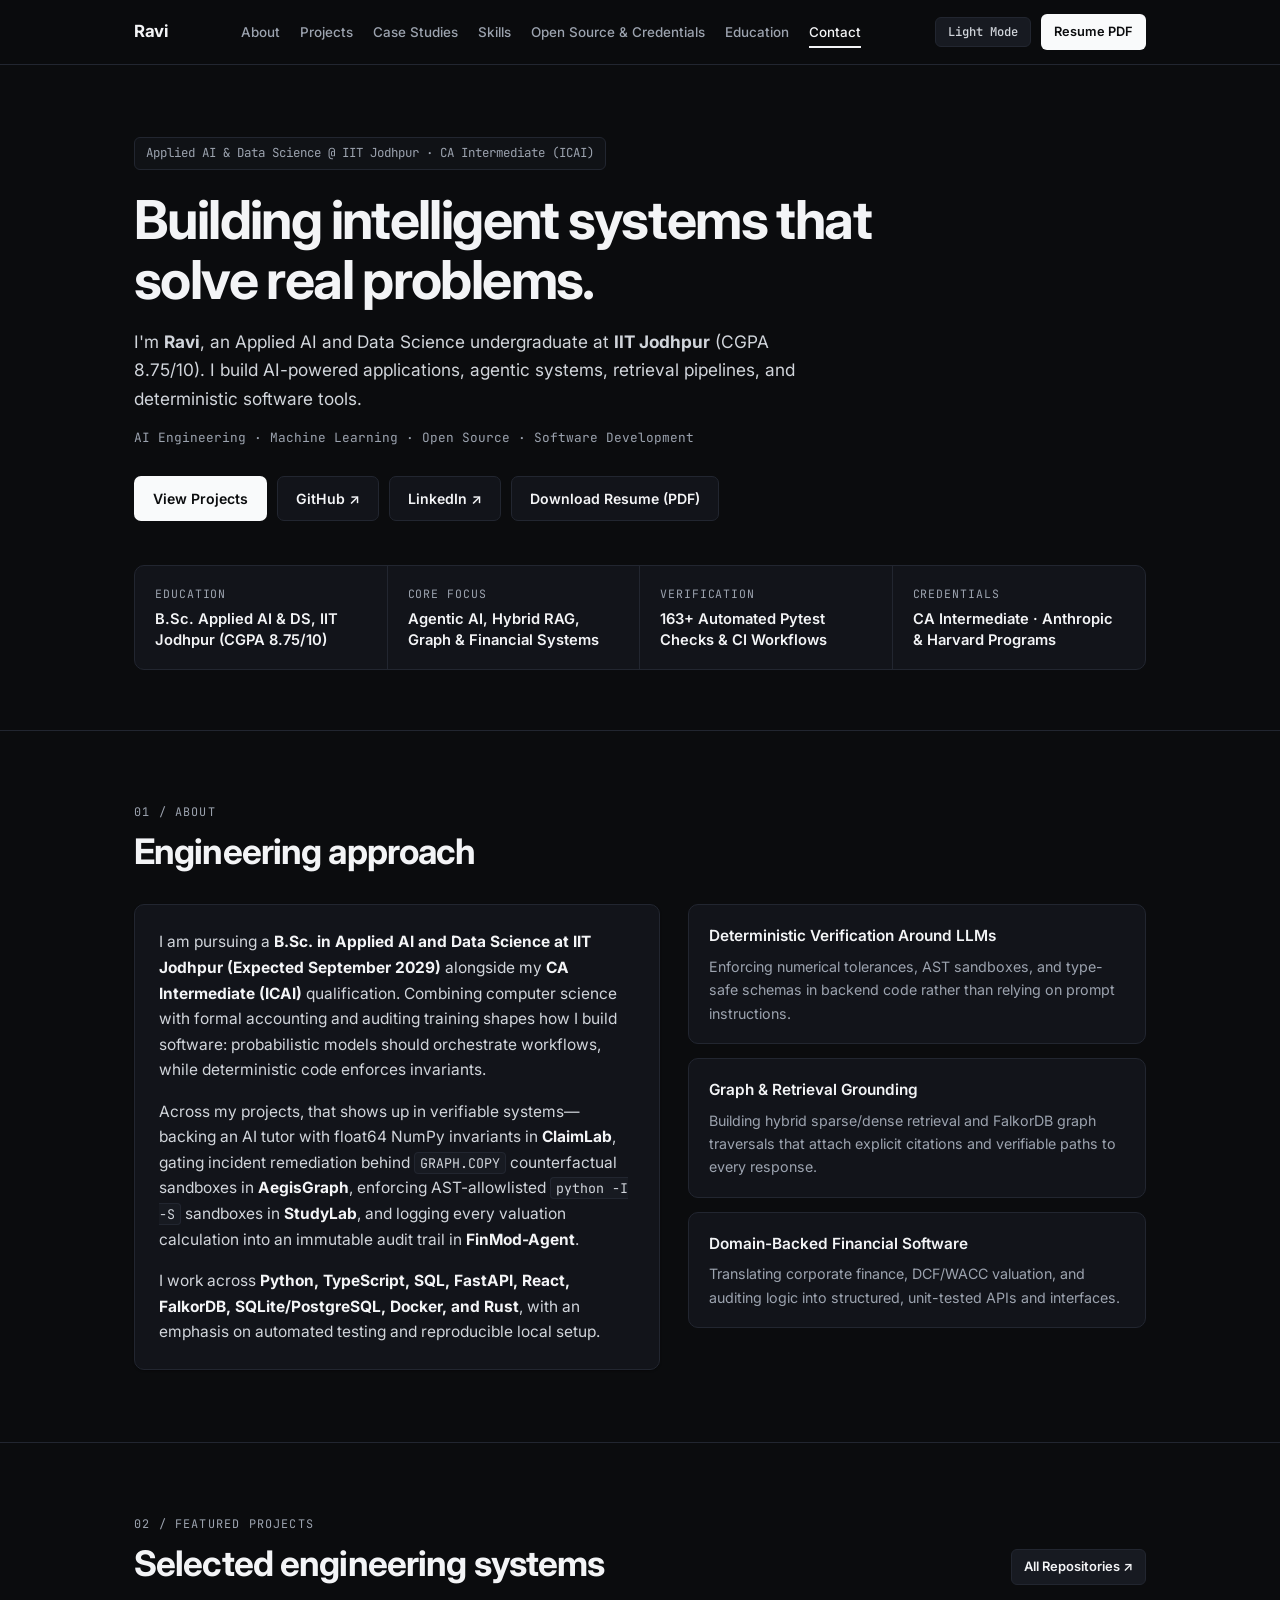
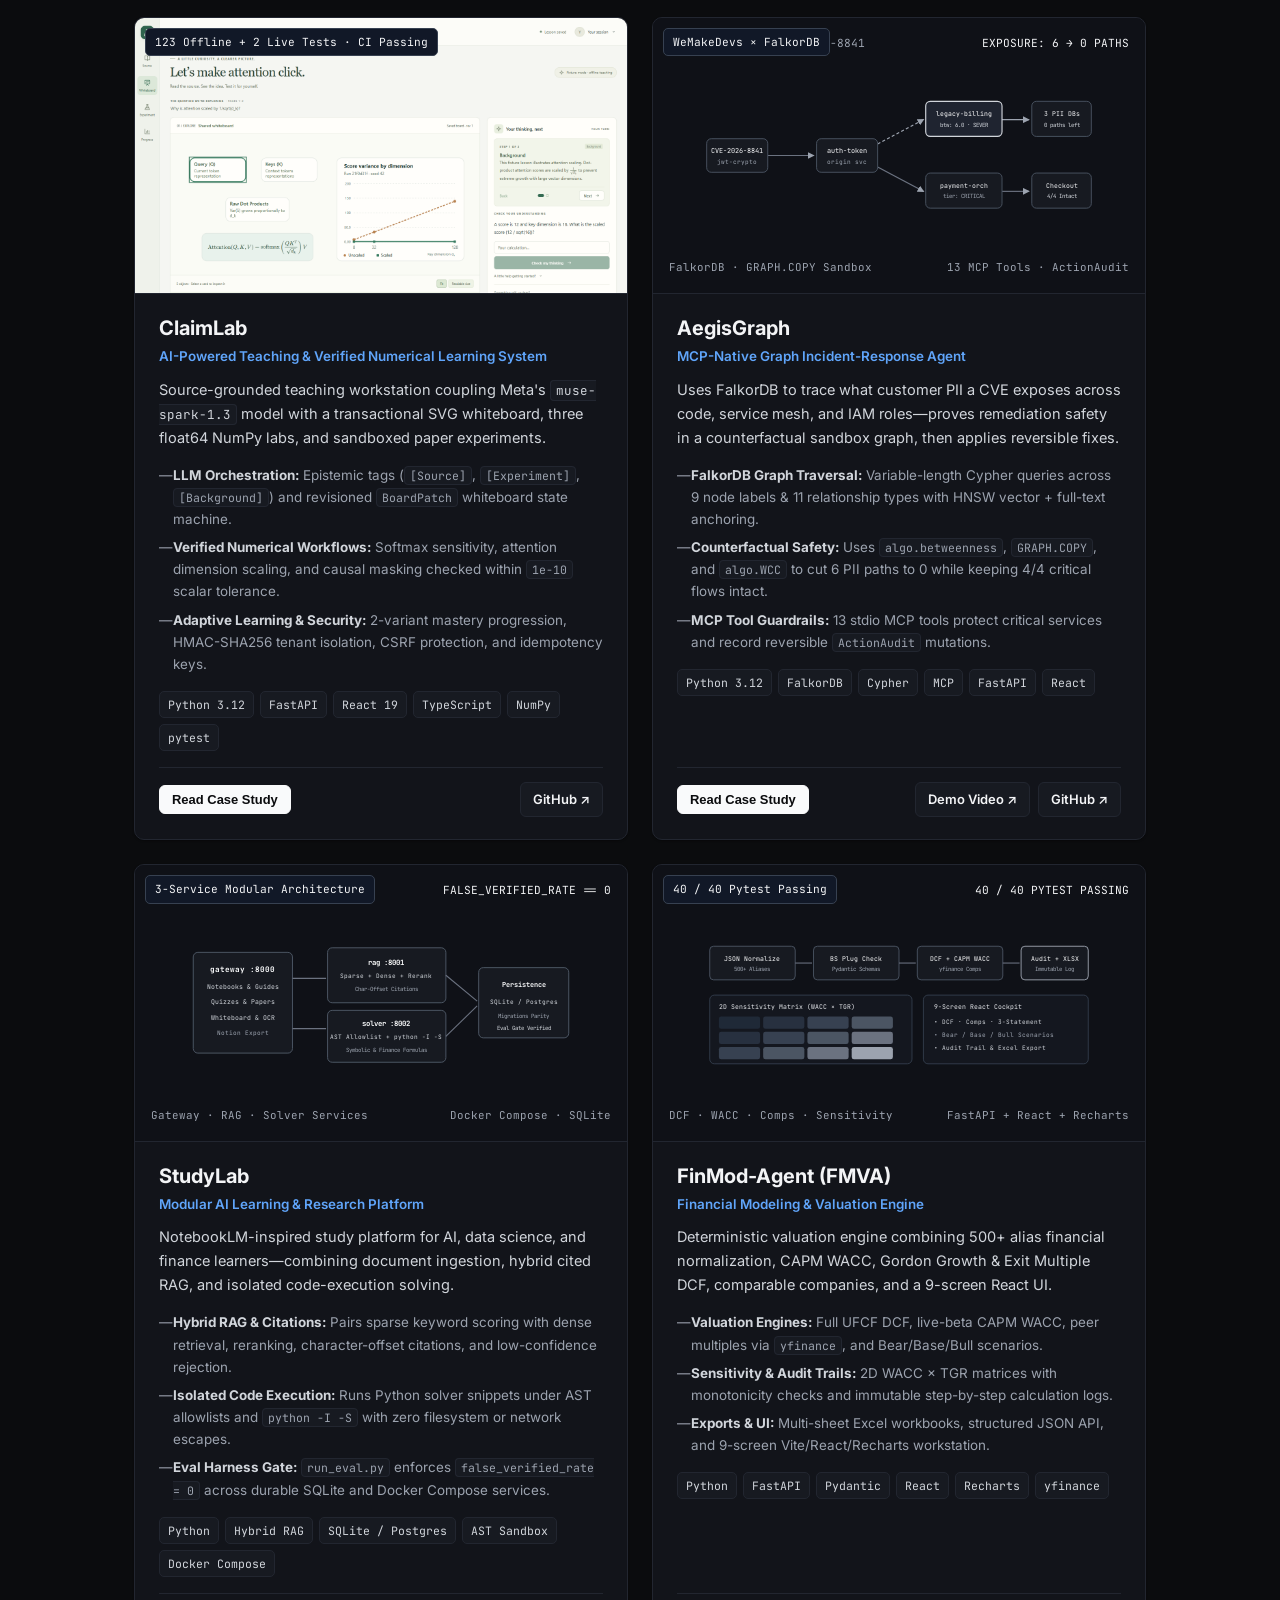
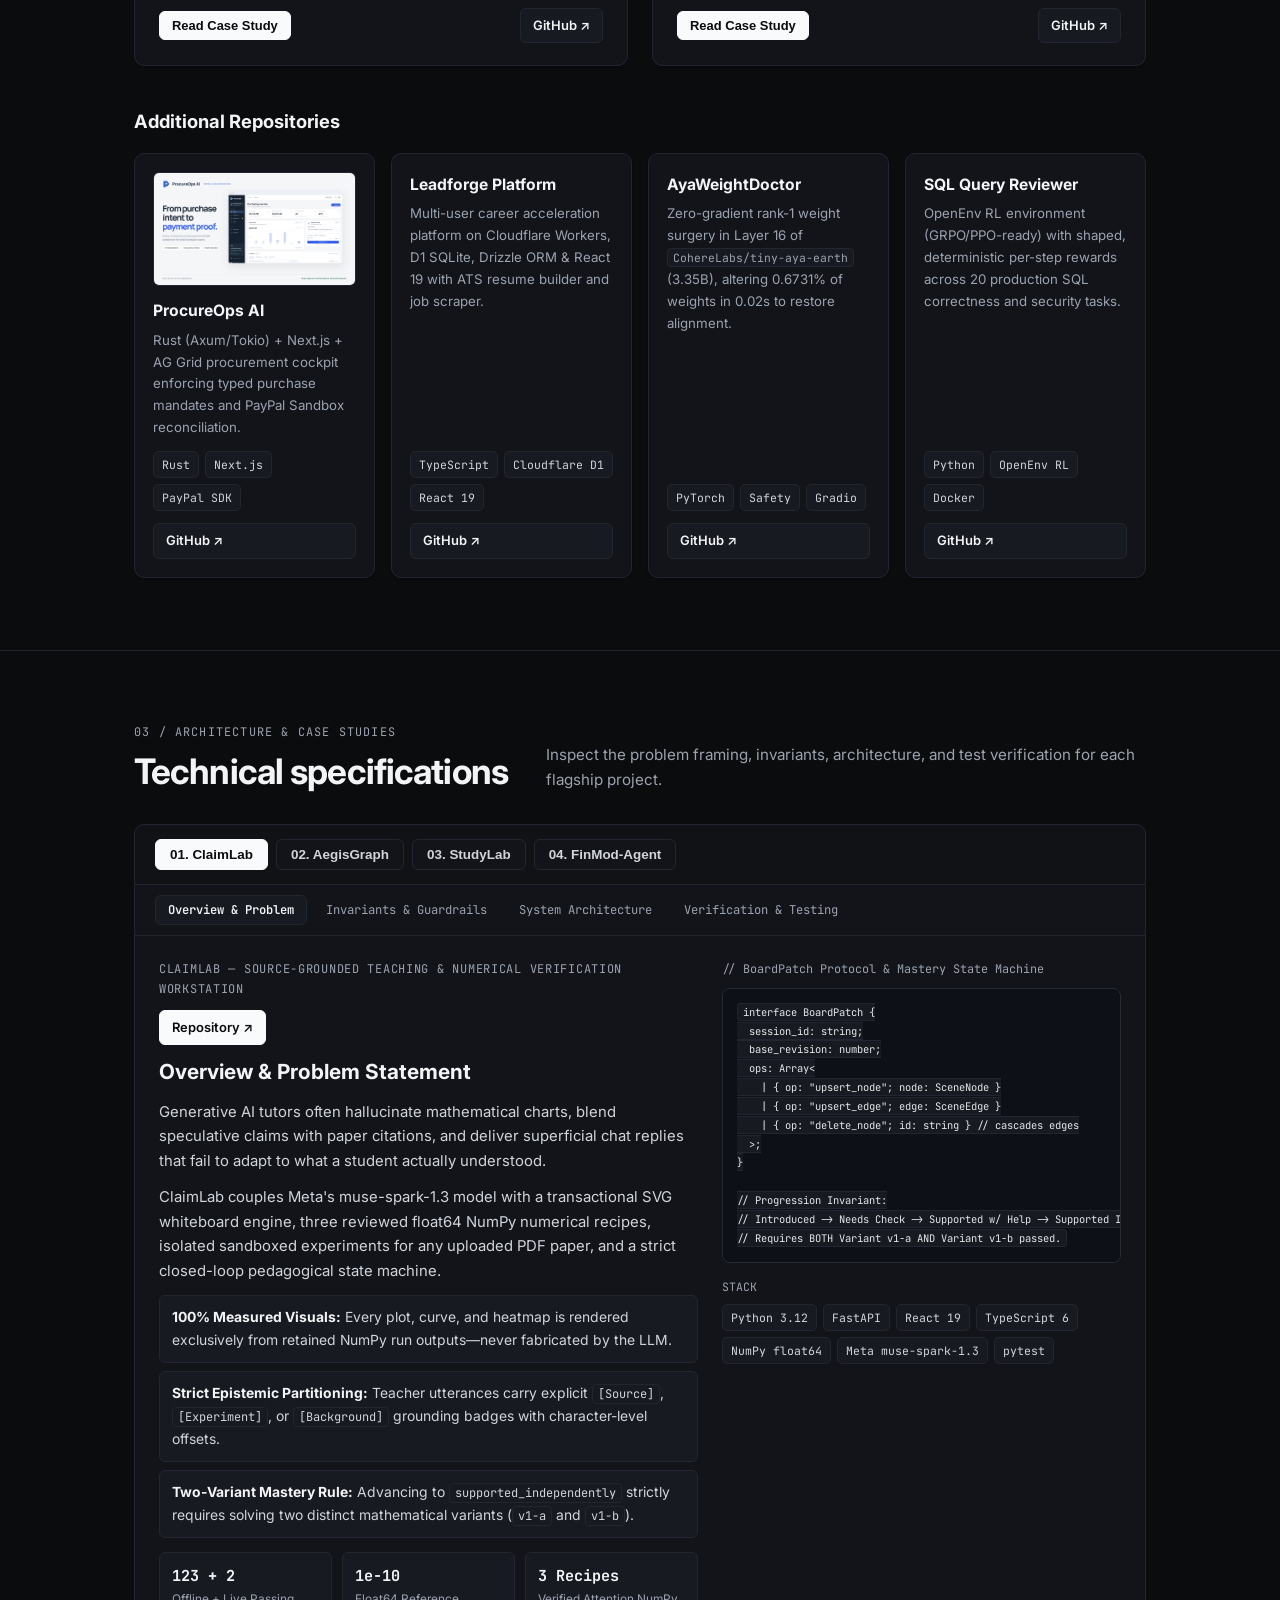
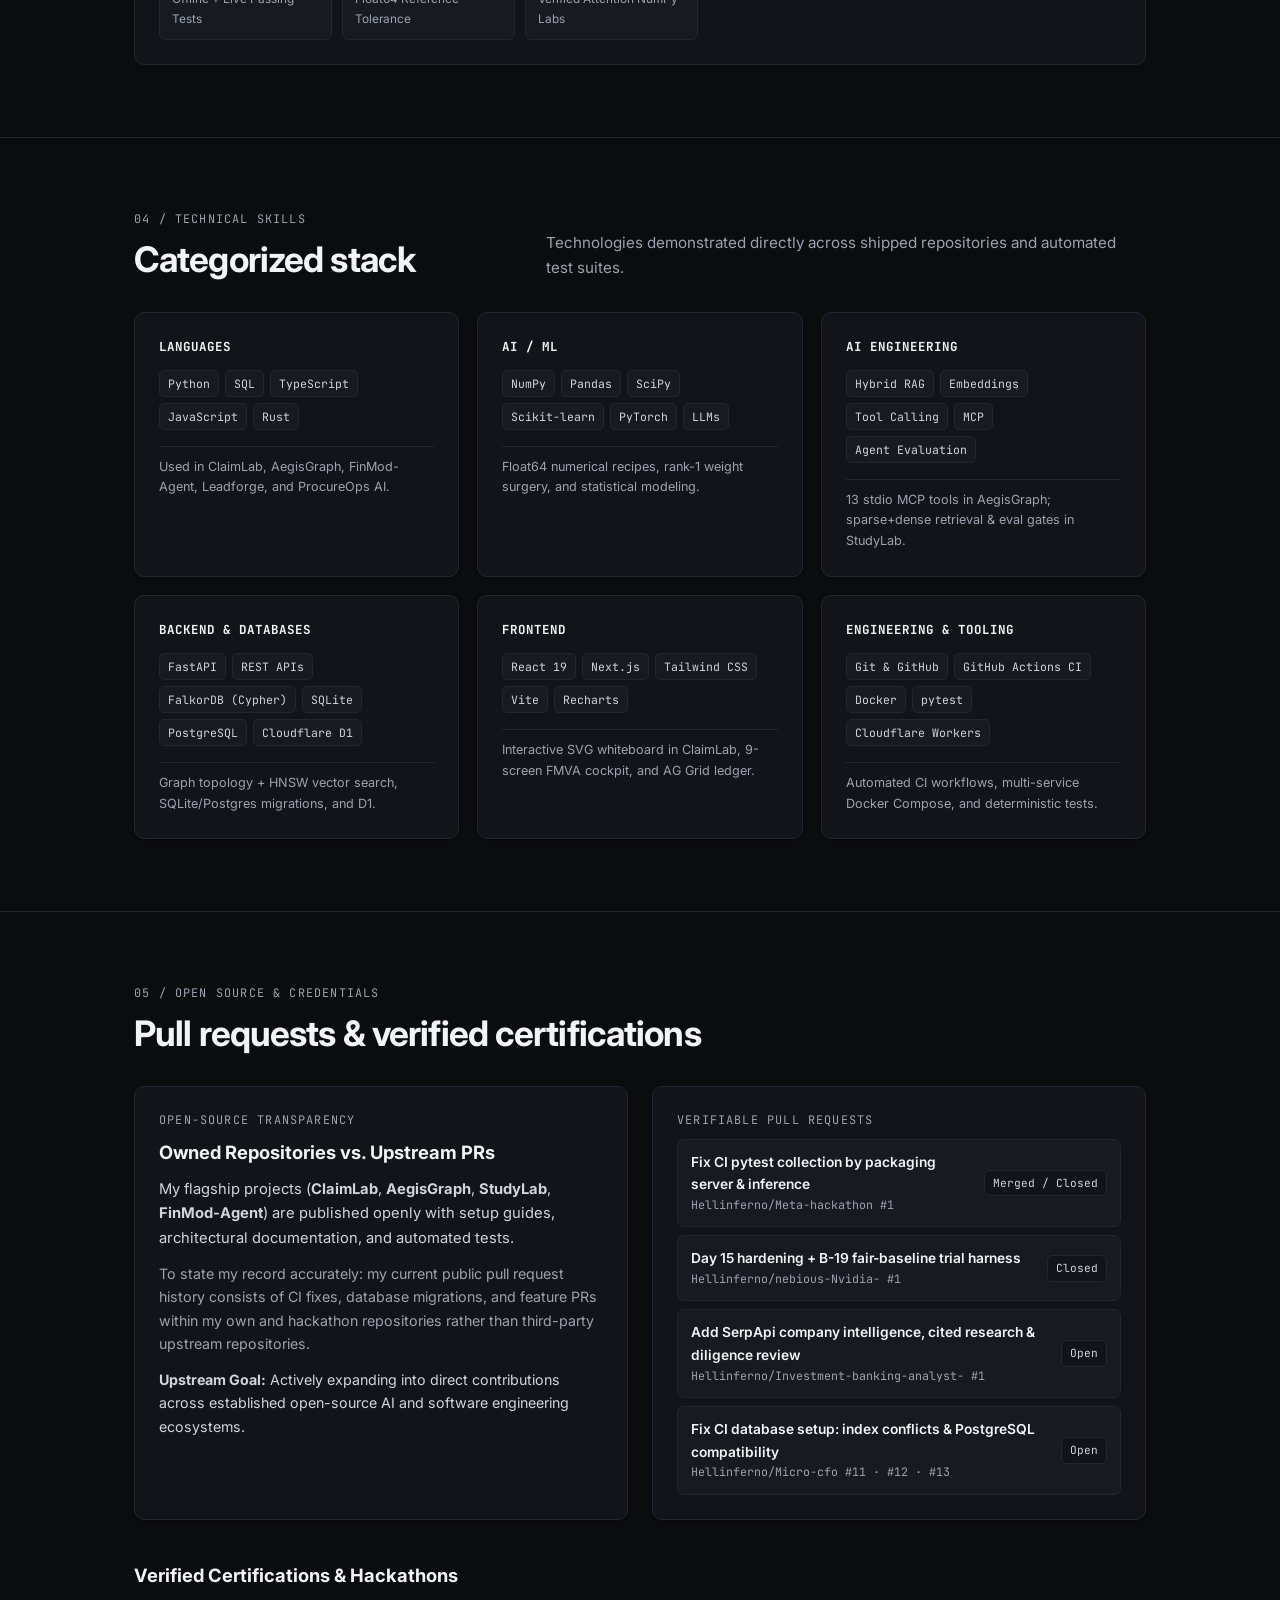
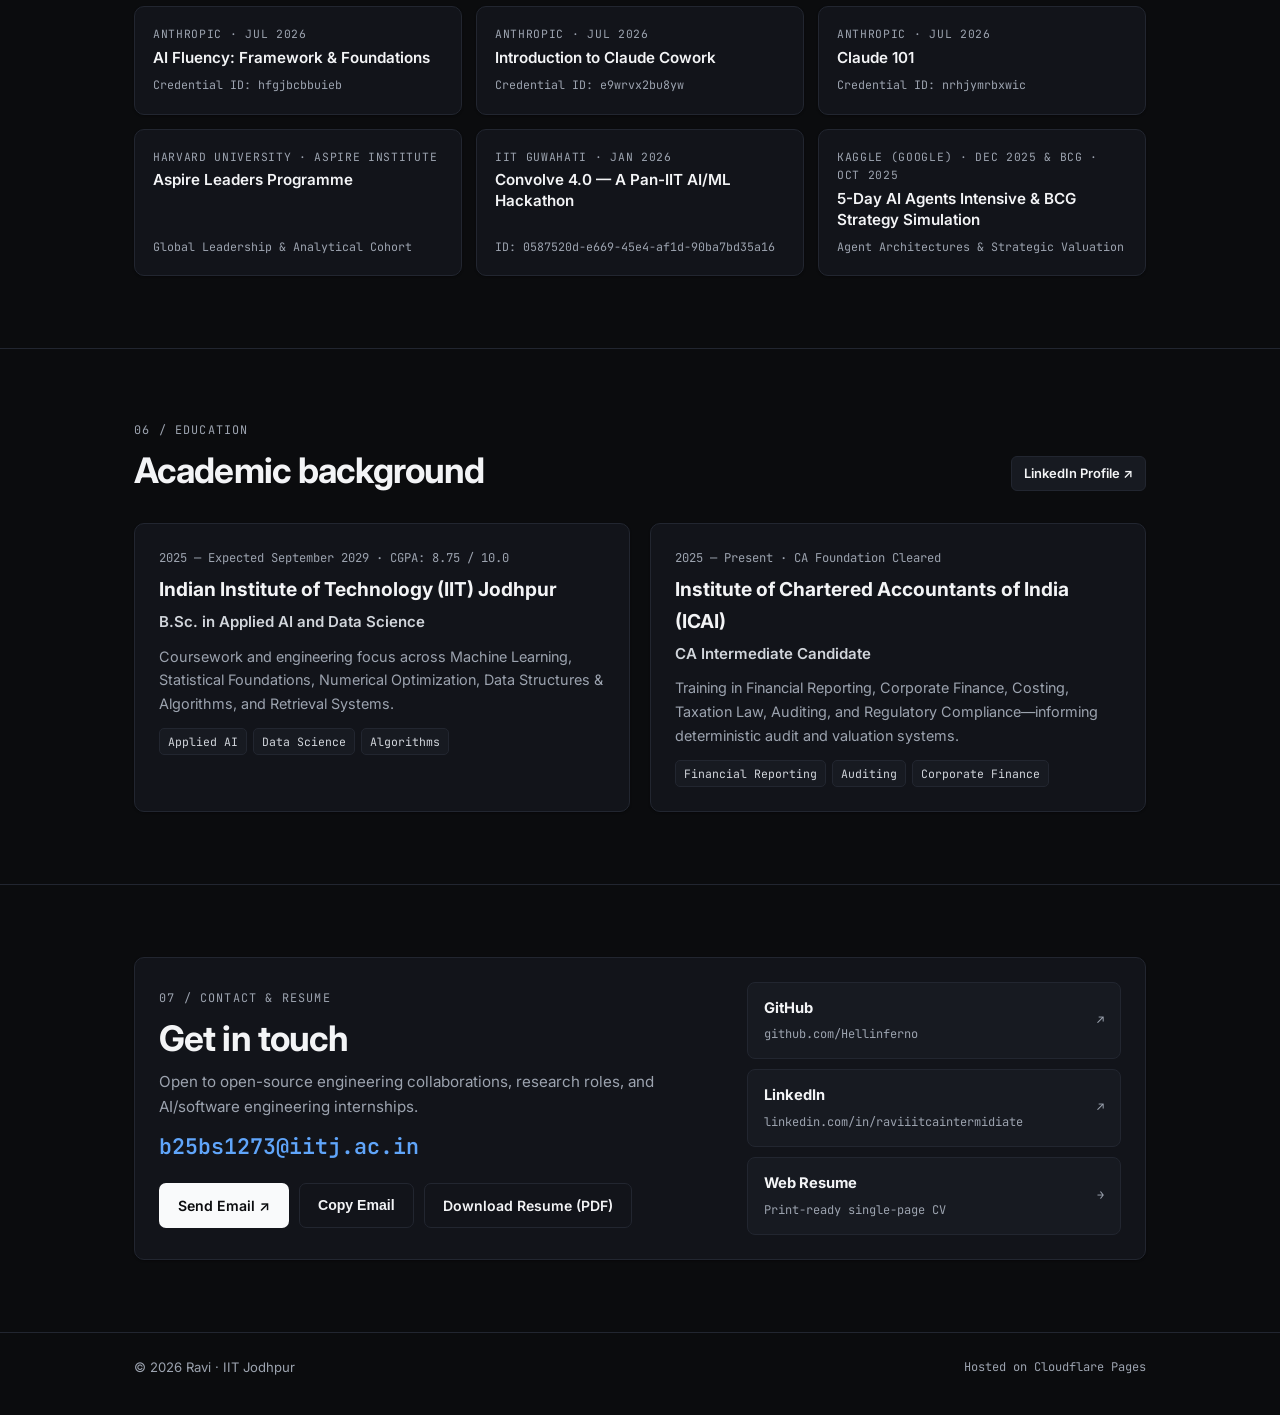
<file: index.html>
<!DOCTYPE html>
<html lang="en" data-theme="dark">
<head>
    <meta charset="UTF-8">
    <meta name="viewport" content="width=device-width, initial-scale=1.0">
    <title>Ravi — Software &amp; Applied AI Engineer | IIT Jodhpur</title>
    <meta name="description" content="Portfolio of Ravi, Applied AI &amp; Data Science undergraduate at IIT Jodhpur (CGPA 8.75/10) and CA Intermediate candidate. Builder of ClaimLab, AegisGraph, StudyLab, and FinMod-Agent.">
    <meta name="theme-color" content="#0b0c0e">

    <!-- Open Graph -->
    <meta property="og:title" content="Ravi — Software &amp; Applied AI Engineer">
    <meta property="og:description" content="Building intelligent systems that solve real problems: AI engineering, hybrid RAG, MCP graph agents, and deterministic financial &amp; numerical software.">
    <meta property="og:type" content="website">

    <!-- Fonts -->
    <link rel="preconnect" href="https://fonts.googleapis.com">
    <link rel="preconnect" href="https://fonts.gstatic.com" crossorigin>
    <link href="https://fonts.googleapis.com/css2?family=Inter:wght@400;500;600;700&family=JetBrains+Mono:wght@400;500;600&display=swap" rel="stylesheet">

    <!-- Linked Stylesheet -->
    <link rel="stylesheet" href="style.css">
</head>
<body>
    <a href="#main-content" class="skip-link">Skip to content</a>

    <!-- Navigation -->
    <header class="site-header">
        <div class="container nav-inner">
            <a href="#hero" class="brand">Ravi</a>

            <nav aria-label="Primary Navigation">
                <ul class="nav-links">
                    <li><a href="#about">About</a></li>
                    <li><a href="#projects">Projects</a></li>
                    <li><a href="#case-studies">Case Studies</a></li>
                    <li><a href="#skills">Skills</a></li>
                    <li><a href="#opensource">Open Source &amp; Credentials</a></li>
                    <li><a href="#education">Education</a></li>
                    <li><a href="#contact">Contact</a></li>
                </ul>
            </nav>

            <div class="nav-controls">
                <button type="button" id="theme-toggle" class="theme-toggle-btn" aria-label="Switch color theme">Light Mode</button>
                <a href="assets/Ravi_Resume.pdf" download="Ravi_Resume.pdf" class="btn-nav-resume">Resume PDF</a>
                <button type="button" id="mobile-menu-btn" class="mobile-menu-btn" aria-expanded="false" aria-controls="mobile-drawer">Menu</button>
            </div>
        </div>

        <div id="mobile-drawer" class="mobile-drawer">
            <div class="mobile-drawer-links">
                <a href="#about">About</a>
                <a href="#projects">Projects</a>
                <a href="#case-studies">Case Studies</a>
                <a href="#skills">Skills</a>
                <a href="#opensource">Open Source &amp; Credentials</a>
                <a href="#education">Education</a>
                <a href="#contact">Contact</a>
                <a href="assets/Ravi_Resume.pdf" download="Ravi_Resume.pdf">Resume PDF</a>
            </div>
        </div>
    </header>

    <main id="main-content">
        <!-- HERO -->
        <section id="hero" class="hero">
            <div class="container">
                <span class="hero-eyebrow">Applied AI &amp; Data Science @ IIT Jodhpur · CA Intermediate (ICAI)</span>

                <h1 class="hero-title">Building intelligent systems that solve real problems.</h1>

                <p class="hero-copy">
                    I'm <strong>Ravi</strong>, an Applied AI and Data Science undergraduate at <strong>IIT Jodhpur</strong> (CGPA 8.75/10). I build AI-powered applications, agentic systems, retrieval pipelines, and deterministic software tools.
                </p>

                <p class="hero-tags">AI Engineering · Machine Learning · Open Source · Software Development</p>

                <div class="hero-actions">
                    <a href="#projects" class="btn btn-primary">View Projects</a>
                    <a href="https://github.com/Hellinferno" target="_blank" rel="noopener noreferrer" class="btn btn-secondary">GitHub ↗</a>
                    <a href="https://www.linkedin.com/in/raviiitcaintermidiate/" target="_blank" rel="noopener noreferrer" class="btn btn-secondary">LinkedIn ↗</a>
                    <a href="assets/Ravi_Resume.pdf" download="Ravi_Resume.pdf" class="btn btn-secondary">Download Resume (PDF)</a>
                </div>

                <div class="summary-strip" aria-label="Profile Summary">
                    <div class="summary-cell">
                        <div class="summary-label">Education</div>
                        <div class="summary-value">B.Sc. Applied AI &amp; DS, IIT Jodhpur (CGPA 8.75/10)</div>
                    </div>
                    <div class="summary-cell">
                        <div class="summary-label">Core Focus</div>
                        <div class="summary-value">Agentic AI, Hybrid RAG, Graph &amp; Financial Systems</div>
                    </div>
                    <div class="summary-cell">
                        <div class="summary-label">Verification</div>
                        <div class="summary-value">163+ Automated Pytest Checks &amp; CI Workflows</div>
                    </div>
                    <div class="summary-cell">
                        <div class="summary-label">Credentials</div>
                        <div class="summary-value">CA Intermediate · Anthropic &amp; Harvard Programs</div>
                    </div>
                </div>
            </div>
        </section>

        <!-- 01. ABOUT -->
        <section id="about" class="section">
            <div class="container">
                <div class="section-header">
                    <div>
                        <span class="section-eyebrow">01 / About</span>
                        <h2 class="section-title">Engineering approach</h2>
                    </div>
                </div>

                <div class="about-grid">
                    <div class="card about-prose">
                        <p>
                            I am pursuing a <strong>B.Sc. in Applied AI and Data Science at IIT Jodhpur (Expected September 2029)</strong> alongside my <strong>CA Intermediate (ICAI)</strong> qualification. Combining computer science with formal accounting and auditing training shapes how I build software: probabilistic models should orchestrate workflows, while deterministic code enforces invariants.
                        </p>
                        <p>
                            Across my projects, that shows up in verifiable systems—backing an AI tutor with float64 NumPy invariants in <strong>ClaimLab</strong>, gating incident remediation behind <code>GRAPH.COPY</code> counterfactual sandboxes in <strong>AegisGraph</strong>, enforcing AST-allowlisted <code>python -I -S</code> sandboxes in <strong>StudyLab</strong>, and logging every valuation calculation into an immutable audit trail in <strong>FinMod-Agent</strong>.
                        </p>
                        <p>
                            I work across <strong>Python, TypeScript, SQL, FastAPI, React, FalkorDB, SQLite/PostgreSQL, Docker, and Rust</strong>, with an emphasis on automated testing and reproducible local setup.
                        </p>
                    </div>

                    <div class="principles-list">
                        <div class="principle-item">
                            <h3>Deterministic Verification Around LLMs</h3>
                            <p>Enforcing numerical tolerances, AST sandboxes, and type-safe schemas in backend code rather than relying on prompt instructions.</p>
                        </div>
                        <div class="principle-item">
                            <h3>Graph &amp; Retrieval Grounding</h3>
                            <p>Building hybrid sparse/dense retrieval and FalkorDB graph traversals that attach explicit citations and verifiable paths to every response.</p>
                        </div>
                        <div class="principle-item">
                            <h3>Domain-Backed Financial Software</h3>
                            <p>Translating corporate finance, DCF/WACC valuation, and auditing logic into structured, unit-tested APIs and interfaces.</p>
                        </div>
                    </div>
                </div>
            </div>
        </section>

        <!-- 02. FEATURED PROJECTS -->
        <section id="projects" class="section">
            <div class="container">
                <div class="section-header">
                    <div>
                        <span class="section-eyebrow">02 / Featured Projects</span>
                        <h2 class="section-title">Selected engineering systems</h2>
                    </div>
                    <a href="https://github.com/Hellinferno?tab=repositories" target="_blank" rel="noopener noreferrer" class="link-pill">All Repositories ↗</a>
                </div>

                <div class="projects-grid">
                    <!-- ClaimLab -->
                    <article class="card project-card">
                        <div class="project-media">
                            <img src="assets/claimlab-workspace.png" alt="ClaimLab interactive whiteboard and numerical experiment workspace" loading="lazy">
                            <span class="project-badge">123 Offline + 2 Live Tests · CI Passing</span>
                        </div>
                        <div class="project-body">
                            <h3 class="project-title">ClaimLab</h3>
                            <div class="project-subtitle">AI-Powered Teaching &amp; Verified Numerical Learning System</div>
                            <p class="project-desc">
                                Source-grounded teaching workstation coupling Meta's <code>muse-spark-1.3</code> model with a transactional SVG whiteboard, three float64 NumPy labs, and sandboxed paper experiments.
                            </p>
                            <ul class="project-highlights">
                                <li><strong>LLM Orchestration:</strong> Epistemic tags (<code>[Source]</code>, <code>[Experiment]</code>, <code>[Background]</code>) and revisioned <code>BoardPatch</code> whiteboard state machine.</li>
                                <li><strong>Verified Numerical Workflows:</strong> Softmax sensitivity, attention dimension scaling, and causal masking checked within <code>1e-10</code> scalar tolerance.</li>
                                <li><strong>Adaptive Learning &amp; Security:</strong> 2-variant mastery progression, HMAC-SHA256 tenant isolation, CSRF protection, and idempotency keys.</li>
                            </ul>
                            <div class="tag-row">
                                <span class="tag">Python 3.12</span>
                                <span class="tag">FastAPI</span>
                                <span class="tag">React 19</span>
                                <span class="tag">TypeScript</span>
                                <span class="tag">NumPy</span>
                                <span class="tag">pytest</span>
                            </div>
                            <div class="project-footer">
                                <button type="button" class="link-pill primary" data-inspect-study="claimlab">Read Case Study</button>
                                <a href="https://github.com/Hellinferno/ClaimLab" target="_blank" rel="noopener noreferrer" class="link-pill">GitHub ↗</a>
                            </div>
                        </div>
                    </article>

                    <!-- AegisGraph -->
                    <article class="card project-card">
                        <div class="project-media">
                            <div class="schematic-stage" role="img" aria-label="AegisGraph multi-hop attack graph from CVE-2026-8841 through legacy-billing-bridge to PII databases">
                                <div style="display:flex;justify-content:space-between;font-size:0.7rem;color:#9ca3af;">
                                    <span>INC-2026-091 · CVE-2026-8841</span>
                                    <span style="color:#f3f4f6;">EXPOSURE: 6 → 0 PATHS</span>
                                </div>
                                <svg viewBox="0 0 520 190" width="100%" height="145" aria-hidden="true">
                                    <defs>
                                        <marker id="arrow-muted" markerWidth="6" markerHeight="6" refX="5" refY="3" orient="auto">
                                            <path d="M0,0 L6,3 L0,6 Z" fill="#9ca3af"/>
                                        </marker>
                                    </defs>
                                    <line x1="88" y1="95" x2="148" y2="95" stroke="#6b7280" stroke-width="1.5" marker-end="url(#arrow-muted)"/>
                                    <line x1="232" y1="80" x2="292" y2="48" stroke="#9ca3af" stroke-width="1.5" stroke-dasharray="4 3" marker-end="url(#arrow-muted)"/>
                                    <line x1="232" y1="110" x2="292" y2="142" stroke="#6b7280" stroke-width="1.5" marker-end="url(#arrow-muted)"/>
                                    <line x1="395" y1="48" x2="430" y2="48" stroke="#9ca3af" stroke-width="1.5" marker-end="url(#arrow-muted)"/>
                                    <line x1="395" y1="142" x2="430" y2="142" stroke="#6b7280" stroke-width="1.5" marker-end="url(#arrow-muted)"/>

                                    <rect x="8" y="73" width="80" height="44" rx="6" fill="#171a21" stroke="#4b5563" stroke-width="1.2"/>
                                    <text x="48" y="92" fill="#f3f4f6" font-size="9" text-anchor="middle">CVE-2026-8841</text>
                                    <text x="48" y="106" fill="#9ca3af" font-size="8" text-anchor="middle">jwt-crypto</text>

                                    <rect x="152" y="73" width="80" height="44" rx="6" fill="#171a21" stroke="#4b5563" stroke-width="1.2"/>
                                    <text x="192" y="92" fill="#f3f4f6" font-size="9" text-anchor="middle">auth-token</text>
                                    <text x="192" y="106" fill="#9ca3af" font-size="8" text-anchor="middle">origin svc</text>

                                    <rect x="295" y="24" width="100" height="46" rx="6" fill="#1f2430" stroke="#d1d5db" stroke-width="1.5"/>
                                    <text x="345" y="43" fill="#ffffff" font-size="8.5" text-anchor="middle">legacy-billing</text>
                                    <text x="345" y="57" fill="#d1d5db" font-size="7.5" text-anchor="middle">btw: 6.0 · SEVER</text>

                                    <rect x="295" y="118" width="100" height="46" rx="6" fill="#171a21" stroke="#4b5563" stroke-width="1.2"/>
                                    <text x="345" y="137" fill="#f3f4f6" font-size="8.5" text-anchor="middle">payment-orch</text>
                                    <text x="345" y="151" fill="#9ca3af" font-size="7.5" text-anchor="middle">tier: CRITICAL</text>

                                    <rect x="434" y="24" width="78" height="46" rx="6" fill="#171a21" stroke="#4b5563" stroke-width="1.2"/>
                                    <text x="473" y="43" fill="#f3f4f6" font-size="8.5" text-anchor="middle">3 PII DBs</text>
                                    <text x="473" y="57" fill="#d1d5db" font-size="7.5" text-anchor="middle">0 paths left</text>

                                    <rect x="434" y="118" width="78" height="46" rx="6" fill="#171a21" stroke="#4b5563" stroke-width="1.2"/>
                                    <text x="473" y="137" fill="#f3f4f6" font-size="8.5" text-anchor="middle">Checkout</text>
                                    <text x="473" y="151" fill="#d1d5db" font-size="7.5" text-anchor="middle">4/4 Intact</text>
                                </svg>
                                <div style="display:flex;justify-content:space-between;font-size:0.68rem;color:#9ca3af;">
                                    <span>FalkorDB · GRAPH.COPY Sandbox</span>
                                    <span>13 MCP Tools · ActionAudit</span>
                                </div>
                            </div>
                            <span class="project-badge">WeMakeDevs × FalkorDB</span>
                        </div>
                        <div class="project-body">
                            <h3 class="project-title">AegisGraph</h3>
                            <div class="project-subtitle">MCP-Native Graph Incident-Response Agent</div>
                            <p class="project-desc">
                                Uses FalkorDB to trace what customer PII a CVE exposes across code, service mesh, and IAM roles—proves remediation safety in a counterfactual sandbox graph, then applies reversible fixes.
                            </p>
                            <ul class="project-highlights">
                                <li><strong>FalkorDB Graph Traversal:</strong> Variable-length Cypher queries across 9 node labels &amp; 11 relationship types with HNSW vector + full-text anchoring.</li>
                                <li><strong>Counterfactual Safety:</strong> Uses <code>algo.betweenness</code>, <code>GRAPH.COPY</code>, and <code>algo.WCC</code> to cut 6 PII paths to 0 while keeping 4/4 critical flows intact.</li>
                                <li><strong>MCP Tool Guardrails:</strong> 13 stdio MCP tools protect critical services and record reversible <code>ActionAudit</code> mutations.</li>
                            </ul>
                            <div class="tag-row">
                                <span class="tag">Python 3.12</span>
                                <span class="tag">FalkorDB</span>
                                <span class="tag">Cypher</span>
                                <span class="tag">MCP</span>
                                <span class="tag">FastAPI</span>
                                <span class="tag">React</span>
                            </div>
                            <div class="project-footer">
                                <button type="button" class="link-pill primary" data-inspect-study="aegisgraph">Read Case Study</button>
                                <div style="display:flex;gap:8px;flex-wrap:wrap;">
                                    <a href="https://github.com/Hellinferno/graph-hack-/blob/main/aegisgraph_demo.mp4" target="_blank" rel="noopener noreferrer" class="link-pill">Demo Video ↗</a>
                                    <a href="https://github.com/Hellinferno/graph-hack-" target="_blank" rel="noopener noreferrer" class="link-pill">GitHub ↗</a>
                                </div>
                            </div>
                        </div>
                    </article>

                    <!-- StudyLab -->
                    <article class="card project-card">
                        <div class="project-media">
                            <div class="schematic-stage" role="img" aria-label="StudyLab modular gateway, hybrid RAG, and AST-sandboxed solver architecture">
                                <div style="display:flex;justify-content:space-between;font-size:0.7rem;color:#9ca3af;">
                                    <span>STUDYLAB · PHASE 0-2 SLICE</span>
                                    <span style="color:#f3f4f6;">FALSE_VERIFIED_RATE == 0</span>
                                </div>
                                <svg viewBox="0 0 520 190" width="100%" height="145" aria-hidden="true">
                                    <rect x="14" y="28" width="130" height="132" rx="6" fill="#171a21" stroke="#4b5563" stroke-width="1.3"/>
                                    <text x="79" y="54" fill="#f9fafb" font-size="10" text-anchor="middle" font-weight="bold">gateway :8000</text>
                                    <text x="79" y="76" fill="#d1d5db" font-size="8.5" text-anchor="middle">Notebooks &amp; Guides</text>
                                    <text x="79" y="96" fill="#d1d5db" font-size="8.5" text-anchor="middle">Quizzes &amp; Papers</text>
                                    <text x="79" y="116" fill="#d1d5db" font-size="8.5" text-anchor="middle">Whiteboard &amp; OCR</text>
                                    <text x="79" y="136" fill="#9ca3af" font-size="8" text-anchor="middle">Notion Export</text>

                                    <line x1="144" y1="62" x2="188" y2="62" stroke="#6b7280" stroke-width="1.5"/>
                                    <line x1="144" y1="128" x2="188" y2="128" stroke="#6b7280" stroke-width="1.5"/>

                                    <rect x="190" y="22" width="155" height="72" rx="6" fill="#171a21" stroke="#4b5563" stroke-width="1.3"/>
                                    <text x="267" y="44" fill="#f9fafb" font-size="9.5" text-anchor="middle" font-weight="bold">rag :8001</text>
                                    <text x="267" y="62" fill="#d1d5db" font-size="8" text-anchor="middle">Sparse + Dense + Rerank</text>
                                    <text x="267" y="78" fill="#9ca3af" font-size="7.5" text-anchor="middle">Char-Offset Citations</text>

                                    <rect x="190" y="104" width="155" height="68" rx="6" fill="#171a21" stroke="#4b5563" stroke-width="1.3"/>
                                    <text x="267" y="124" fill="#f9fafb" font-size="9.5" text-anchor="middle" font-weight="bold">solver :8002</text>
                                    <text x="267" y="142" fill="#d1d5db" font-size="8" text-anchor="middle">AST Allowlist + python -I -S</text>
                                    <text x="267" y="158" fill="#9ca3af" font-size="7.5" text-anchor="middle">Symbolic &amp; Finance Formulas</text>

                                    <line x1="345" y1="58" x2="386" y2="92" stroke="#6b7280" stroke-width="1.4"/>
                                    <line x1="345" y1="138" x2="386" y2="98" stroke="#6b7280" stroke-width="1.4"/>

                                    <rect x="388" y="48" width="118" height="92" rx="6" fill="#171a21" stroke="#4b5563" stroke-width="1.3"/>
                                    <text x="447" y="74" fill="#f9fafb" font-size="9" text-anchor="middle" font-weight="bold">Persistence</text>
                                    <text x="447" y="95" fill="#d1d5db" font-size="8" text-anchor="middle">SQLite / Postgres</text>
                                    <text x="447" y="114" fill="#9ca3af" font-size="7.5" text-anchor="middle">Migrations Parity</text>
                                    <text x="447" y="130" fill="#d1d5db" font-size="7.5" text-anchor="middle">Eval Gate Verified</text>
                                </svg>
                                <div style="display:flex;justify-content:space-between;font-size:0.68rem;color:#9ca3af;">
                                    <span>Gateway · RAG · Solver Services</span>
                                    <span>Docker Compose · SQLite</span>
                                </div>
                            </div>
                            <span class="project-badge">3-Service Modular Architecture</span>
                        </div>
                        <div class="project-body">
                            <h3 class="project-title">StudyLab</h3>
                            <div class="project-subtitle">Modular AI Learning &amp; Research Platform</div>
                            <p class="project-desc">
                                NotebookLM-inspired study platform for AI, data science, and finance learners—combining document ingestion, hybrid cited RAG, and isolated code-execution solving.
                            </p>
                            <ul class="project-highlights">
                                <li><strong>Hybrid RAG &amp; Citations:</strong> Pairs sparse keyword scoring with dense retrieval, reranking, character-offset citations, and low-confidence rejection.</li>
                                <li><strong>Isolated Code Execution:</strong> Runs Python solver snippets under AST allowlists and <code>python -I -S</code> with zero filesystem or network escapes.</li>
                                <li><strong>Eval Harness Gate:</strong> <code>run_eval.py</code> enforces <code>false_verified_rate = 0</code> across durable SQLite and Docker Compose services.</li>
                            </ul>
                            <div class="tag-row">
                                <span class="tag">Python</span>
                                <span class="tag">Hybrid RAG</span>
                                <span class="tag">SQLite / Postgres</span>
                                <span class="tag">AST Sandbox</span>
                                <span class="tag">Docker Compose</span>
                            </div>
                            <div class="project-footer">
                                <button type="button" class="link-pill primary" data-inspect-study="studylab">Read Case Study</button>
                                <a href="https://github.com/Hellinferno/Tutor-AI-" target="_blank" rel="noopener noreferrer" class="link-pill">GitHub ↗</a>
                            </div>
                        </div>
                    </article>

                    <!-- FinMod-Agent -->
                    <article class="card project-card">
                        <div class="project-media">
                            <div class="schematic-stage" role="img" aria-label="FinMod-Agent valuation pipeline, DCF sensitivity matrix, and 9-screen React cockpit">
                                <div style="display:flex;justify-content:space-between;font-size:0.7rem;color:#9ca3af;">
                                    <span>FMVA · VALUATION ENGINE</span>
                                    <span style="color:#f3f4f6;">40 / 40 PYTEST PASSING</span>
                                </div>
                                <svg viewBox="0 0 520 190" width="100%" height="145" aria-hidden="true">
                                    <rect x="12" y="20" width="112" height="44" rx="5" fill="#171a21" stroke="#4b5563" stroke-width="1.2"/>
                                    <text x="68" y="39" fill="#f9fafb" font-size="8.5" text-anchor="middle">JSON Normalize</text>
                                    <text x="68" y="53" fill="#9ca3af" font-size="7.5" text-anchor="middle">500+ Aliases</text>

                                    <line x1="124" y1="42" x2="146" y2="42" stroke="#6b7280" stroke-width="1.4"/>

                                    <rect x="148" y="20" width="112" height="44" rx="5" fill="#171a21" stroke="#4b5563" stroke-width="1.2"/>
                                    <text x="204" y="39" fill="#f9fafb" font-size="8.5" text-anchor="middle">BS Plug Check</text>
                                    <text x="204" y="53" fill="#9ca3af" font-size="7.5" text-anchor="middle">Pydantic Schemas</text>

                                    <line x1="260" y1="42" x2="282" y2="42" stroke="#6b7280" stroke-width="1.4"/>

                                    <rect x="284" y="20" width="112" height="44" rx="5" fill="#171a21" stroke="#4b5563" stroke-width="1.2"/>
                                    <text x="340" y="39" fill="#f9fafb" font-size="8.5" text-anchor="middle">DCF + CAPM WACC</text>
                                    <text x="340" y="53" fill="#9ca3af" font-size="7.5" text-anchor="middle">yfinance Comps</text>

                                    <line x1="396" y1="42" x2="418" y2="42" stroke="#6b7280" stroke-width="1.4"/>

                                    <rect x="420" y="20" width="88" height="44" rx="5" fill="#171a21" stroke="#9ca3af" stroke-width="1.2"/>
                                    <text x="464" y="39" fill="#f9fafb" font-size="8.5" text-anchor="middle">Audit + XLSX</text>
                                    <text x="464" y="53" fill="#9ca3af" font-size="7.5" text-anchor="middle">Immutable Log</text>

                                    <rect x="12" y="84" width="265" height="90" rx="6" fill="#14171f" stroke="#374151" stroke-width="1.1"/>
                                    <text x="24" y="102" fill="#e5e7eb" font-size="8.5">2D Sensitivity Matrix (WACC × TGR)</text>
                                    <rect x="24" y="112" width="54" height="16" rx="3" fill="#1f2937"/>
                                    <rect x="82" y="112" width="54" height="16" rx="3" fill="#27303f"/>
                                    <rect x="140" y="112" width="54" height="16" rx="3" fill="#374151"/>
                                    <rect x="198" y="112" width="54" height="16" rx="3" fill="#4b5563"/>
                                    <rect x="24" y="132" width="54" height="16" rx="3" fill="#27303f"/>
                                    <rect x="82" y="132" width="54" height="16" rx="3" fill="#374151"/>
                                    <rect x="140" y="132" width="54" height="16" rx="3" fill="#4b5563"/>
                                    <rect x="198" y="132" width="54" height="16" rx="3" fill="#6b7280"/>
                                    <rect x="24" y="152" width="54" height="16" rx="3" fill="#374151"/>
                                    <rect x="82" y="152" width="54" height="16" rx="3" fill="#4b5563"/>
                                    <rect x="140" y="152" width="54" height="16" rx="3" fill="#6b7280"/>
                                    <rect x="198" y="152" width="54" height="16" rx="3" fill="#9ca3af"/>

                                    <rect x="292" y="84" width="216" height="90" rx="6" fill="#14171f" stroke="#374151" stroke-width="1.1"/>
                                    <text x="306" y="102" fill="#e5e7eb" font-size="8.5">9-Screen React Cockpit</text>
                                    <text x="306" y="122" fill="#d1d5db" font-size="8">• DCF · Comps · 3-Statement</text>
                                    <text x="306" y="139" fill="#9ca3af" font-size="8">• Bear / Base / Bull Scenarios</text>
                                    <text x="306" y="156" fill="#d1d5db" font-size="8">• Audit Trail &amp; Excel Export</text>
                                </svg>
                                <div style="display:flex;justify-content:space-between;font-size:0.68rem;color:#9ca3af;">
                                    <span>DCF · WACC · Comps · Sensitivity</span>
                                    <span>FastAPI + React + Recharts</span>
                                </div>
                            </div>
                            <span class="project-badge">40 / 40 Pytest Passing</span>
                        </div>
                        <div class="project-body">
                            <h3 class="project-title">FinMod-Agent (FMVA)</h3>
                            <div class="project-subtitle">Financial Modeling &amp; Valuation Engine</div>
                            <p class="project-desc">
                                Deterministic valuation engine combining 500+ alias financial normalization, CAPM WACC, Gordon Growth &amp; Exit Multiple DCF, comparable companies, and a 9-screen React UI.
                            </p>
                            <ul class="project-highlights">
                                <li><strong>Valuation Engines:</strong> Full UFCF DCF, live-beta CAPM WACC, peer multiples via <code>yfinance</code>, and Bear/Base/Bull scenarios.</li>
                                <li><strong>Sensitivity &amp; Audit Trails:</strong> 2D WACC × TGR matrices with monotonicity checks and immutable step-by-step calculation logs.</li>
                                <li><strong>Exports &amp; UI:</strong> Multi-sheet Excel workbooks, structured JSON API, and 9-screen Vite/React/Recharts workstation.</li>
                            </ul>
                            <div class="tag-row">
                                <span class="tag">Python</span>
                                <span class="tag">FastAPI</span>
                                <span class="tag">Pydantic</span>
                                <span class="tag">React</span>
                                <span class="tag">Recharts</span>
                                <span class="tag">yfinance</span>
                            </div>
                            <div class="project-footer">
                                <button type="button" class="link-pill primary" data-inspect-study="finmod">Read Case Study</button>
                                <a href="https://github.com/Hellinferno/finmod-agent" target="_blank" rel="noopener noreferrer" class="link-pill">GitHub ↗</a>
                            </div>
                        </div>
                    </article>
                </div>

                <!-- Additional Repositories -->
                <h3 class="sub-heading">Additional Repositories</h3>
                <div class="mini-repos-grid">
                    <article class="card mini-repo-card">
                        <div class="mini-repo-thumb">
                            <img src="assets/procureops-cover.png" alt="ProcureOps AI purchasing workspace" loading="lazy">
                        </div>
                        <h4>ProcureOps AI</h4>
                        <p>Rust (Axum/Tokio) + Next.js + AG Grid procurement cockpit enforcing typed purchase mandates and PayPal Sandbox reconciliation.</p>
                        <div class="tag-row" style="margin-bottom:12px;">
                            <span class="tag">Rust</span>
                            <span class="tag">Next.js</span>
                            <span class="tag">PayPal SDK</span>
                        </div>
                        <a href="https://github.com/Hellinferno/procureops-ai" target="_blank" rel="noopener noreferrer" class="link-pill">GitHub ↗</a>
                    </article>

                    <article class="card mini-repo-card">
                        <h4>Leadforge Platform</h4>
                        <p>Multi-user career acceleration platform on Cloudflare Workers, D1 SQLite, Drizzle ORM &amp; React 19 with ATS resume builder and job scraper.</p>
                        <div class="tag-row" style="margin-bottom:12px;">
                            <span class="tag">TypeScript</span>
                            <span class="tag">Cloudflare D1</span>
                            <span class="tag">React 19</span>
                        </div>
                        <a href="https://github.com/Hellinferno/leadforge-career-platform" target="_blank" rel="noopener noreferrer" class="link-pill">GitHub ↗</a>
                    </article>

                    <article class="card mini-repo-card">
                        <h4>AyaWeightDoctor</h4>
                        <p>Zero-gradient rank-1 weight surgery in Layer 16 of <code>CohereLabs/tiny-aya-earth</code> (3.35B), altering 0.6731% of weights in 0.02s to restore alignment.</p>
                        <div class="tag-row" style="margin-bottom:12px;">
                            <span class="tag">PyTorch</span>
                            <span class="tag">Safety</span>
                            <span class="tag">Gradio</span>
                        </div>
                        <a href="https://github.com/Hellinferno/AyaWeightDoctor" target="_blank" rel="noopener noreferrer" class="link-pill">GitHub ↗</a>
                    </article>

                    <article class="card mini-repo-card">
                        <h4>SQL Query Reviewer</h4>
                        <p>OpenEnv RL environment (GRPO/PPO-ready) with shaped, deterministic per-step rewards across 20 production SQL correctness and security tasks.</p>
                        <div class="tag-row" style="margin-bottom:12px;">
                            <span class="tag">Python</span>
                            <span class="tag">OpenEnv RL</span>
                            <span class="tag">Docker</span>
                        </div>
                        <a href="https://github.com/Hellinferno/Meta-hackathon" target="_blank" rel="noopener noreferrer" class="link-pill">GitHub ↗</a>
                    </article>
                </div>
            </div>
        </section>

        <!-- 03. CASE STUDIES -->
        <section id="case-studies" class="section">
            <div class="container">
                <div class="section-header">
                    <div>
                        <span class="section-eyebrow">03 / Architecture &amp; Case Studies</span>
                        <h2 class="section-title">Technical specifications</h2>
                    </div>
                    <p class="section-lead">Inspect the problem framing, invariants, architecture, and test verification for each flagship project.</p>
                </div>

                <div class="case-study-shell">
                    <div class="case-selector-bar" role="tablist" aria-label="Select Project Case Study">
                        <button type="button" class="case-select-btn" data-case-select="claimlab" aria-selected="true">01. ClaimLab</button>
                        <button type="button" class="case-select-btn" data-case-select="aegisgraph" aria-selected="false">02. AegisGraph</button>
                        <button type="button" class="case-select-btn" data-case-select="studylab" aria-selected="false">03. StudyLab</button>
                        <button type="button" class="case-select-btn" data-case-select="finmod" aria-selected="false">04. FinMod-Agent</button>
                    </div>

                    <div class="case-tabs-bar" role="tablist" aria-label="Case Study Sections">
                        <button type="button" class="case-tab-btn" data-case-tab="overview" aria-selected="true">Overview &amp; Problem</button>
                        <button type="button" class="case-tab-btn" data-case-tab="problem" aria-selected="false">Invariants &amp; Guardrails</button>
                        <button type="button" class="case-tab-btn" data-case-tab="architecture" aria-selected="false">System Architecture</button>
                        <button type="button" class="case-tab-btn" data-case-tab="verification" aria-selected="false">Verification &amp; Testing</button>
                    </div>

                    <div id="case-study-panel" class="case-content" aria-live="polite"></div>
                </div>
            </div>
        </section>

        <!-- 04. TECHNICAL SKILLS -->
        <section id="skills" class="section">
            <div class="container">
                <div class="section-header">
                    <div>
                        <span class="section-eyebrow">04 / Technical Skills</span>
                        <h2 class="section-title">Categorized stack</h2>
                    </div>
                    <p class="section-lead">Technologies demonstrated directly across shipped repositories and automated test suites.</p>
                </div>

                <div class="skills-grid">
                    <div class="card skill-card">
                        <h3>Languages</h3>
                        <div class="tag-row">
                            <span class="tag">Python</span>
                            <span class="tag">SQL</span>
                            <span class="tag">TypeScript</span>
                            <span class="tag">JavaScript</span>
                            <span class="tag">Rust</span>
                        </div>
                        <p class="skill-evidence">Used in ClaimLab, AegisGraph, FinMod-Agent, Leadforge, and ProcureOps AI.</p>
                    </div>

                    <div class="card skill-card">
                        <h3>AI / ML</h3>
                        <div class="tag-row">
                            <span class="tag">NumPy</span>
                            <span class="tag">Pandas</span>
                            <span class="tag">SciPy</span>
                            <span class="tag">Scikit-learn</span>
                            <span class="tag">PyTorch</span>
                            <span class="tag">LLMs</span>
                        </div>
                        <p class="skill-evidence">Float64 numerical recipes, rank-1 weight surgery, and statistical modeling.</p>
                    </div>

                    <div class="card skill-card">
                        <h3>AI Engineering</h3>
                        <div class="tag-row">
                            <span class="tag">Hybrid RAG</span>
                            <span class="tag">Embeddings</span>
                            <span class="tag">Tool Calling</span>
                            <span class="tag">MCP</span>
                            <span class="tag">Agent Evaluation</span>
                        </div>
                        <p class="skill-evidence">13 stdio MCP tools in AegisGraph; sparse+dense retrieval &amp; eval gates in StudyLab.</p>
                    </div>

                    <div class="card skill-card">
                        <h3>Backend &amp; Databases</h3>
                        <div class="tag-row">
                            <span class="tag">FastAPI</span>
                            <span class="tag">REST APIs</span>
                            <span class="tag">FalkorDB (Cypher)</span>
                            <span class="tag">SQLite</span>
                            <span class="tag">PostgreSQL</span>
                            <span class="tag">Cloudflare D1</span>
                        </div>
                        <p class="skill-evidence">Graph topology + HNSW vector search, SQLite/Postgres migrations, and D1.</p>
                    </div>

                    <div class="card skill-card">
                        <h3>Frontend</h3>
                        <div class="tag-row">
                            <span class="tag">React 19</span>
                            <span class="tag">Next.js</span>
                            <span class="tag">Tailwind CSS</span>
                            <span class="tag">Vite</span>
                            <span class="tag">Recharts</span>
                        </div>
                        <p class="skill-evidence">Interactive SVG whiteboard in ClaimLab, 9-screen FMVA cockpit, and AG Grid ledger.</p>
                    </div>

                    <div class="card skill-card">
                        <h3>Engineering &amp; Tooling</h3>
                        <div class="tag-row">
                            <span class="tag">Git &amp; GitHub</span>
                            <span class="tag">GitHub Actions CI</span>
                            <span class="tag">Docker</span>
                            <span class="tag">pytest</span>
                            <span class="tag">Cloudflare Workers</span>
                        </div>
                        <p class="skill-evidence">Automated CI workflows, multi-service Docker Compose, and deterministic tests.</p>
                    </div>
                </div>
            </div>
        </section>

        <!-- 05. OPEN SOURCE & CREDENTIALS -->
        <section id="opensource" class="section">
            <div class="container">
                <div class="section-header">
                    <div>
                        <span class="section-eyebrow">05 / Open Source &amp; Credentials</span>
                        <h2 class="section-title">Pull requests &amp; verified certifications</h2>
                    </div>
                </div>

                <div class="os-grid">
                    <div class="card">
                        <span class="section-eyebrow" style="margin-bottom:6px;">Open-Source Transparency</span>
                        <h3 style="font-size:1.15rem;font-weight:700;margin-bottom:10px;">Owned Repositories vs. Upstream PRs</h3>
                        <p style="color:var(--text-secondary);font-size:0.92rem;margin-bottom:12px;">
                            My flagship projects (<strong>ClaimLab</strong>, <strong>AegisGraph</strong>, <strong>StudyLab</strong>, <strong>FinMod-Agent</strong>) are published openly with setup guides, architectural documentation, and automated tests.
                        </p>
                        <p style="color:var(--text-muted);font-size:0.89rem;margin-bottom:12px;">
                            To state my record accurately: my current public pull request history consists of CI fixes, database migrations, and feature PRs within my own and hackathon repositories rather than third-party upstream repositories.
                        </p>
                        <p style="color:var(--text-secondary);font-size:0.89rem;margin-bottom:0;">
                            <strong>Upstream Goal:</strong> Actively expanding into direct contributions across established open-source AI and software engineering ecosystems.
                        </p>
                    </div>

                    <div class="card">
                        <span class="section-eyebrow" style="margin-bottom:8px;">Verifiable Pull Requests</span>
                        <div class="pr-table">
                            <a href="https://github.com/Hellinferno/Meta-hackathon/pull/1" target="_blank" rel="noopener noreferrer" class="pr-item">
                                <div>
                                    <div class="pr-title">Fix CI pytest collection by packaging server &amp; inference</div>
                                    <div class="pr-repo">Hellinferno/Meta-hackathon #1</div>
                                </div>
                                <span class="pr-state">Merged / Closed</span>
                            </a>
                            <a href="https://github.com/Hellinferno/nebious-Nvidia-/pull/1" target="_blank" rel="noopener noreferrer" class="pr-item">
                                <div>
                                    <div class="pr-title">Day 15 hardening + B-19 fair-baseline trial harness</div>
                                    <div class="pr-repo">Hellinferno/nebious-Nvidia- #1</div>
                                </div>
                                <span class="pr-state">Closed</span>
                            </a>
                            <a href="https://github.com/Hellinferno/Investment-banking-analyst-/pull/1" target="_blank" rel="noopener noreferrer" class="pr-item">
                                <div>
                                    <div class="pr-title">Add SerpApi company intelligence, cited research &amp; diligence review</div>
                                    <div class="pr-repo">Hellinferno/Investment-banking-analyst- #1</div>
                                </div>
                                <span class="pr-state">Open</span>
                            </a>
                            <a href="https://github.com/Hellinferno/Micro-cfo/pull/11" target="_blank" rel="noopener noreferrer" class="pr-item">
                                <div>
                                    <div class="pr-title">Fix CI database setup: index conflicts &amp; PostgreSQL compatibility</div>
                                    <div class="pr-repo">Hellinferno/Micro-cfo #11 · #12 · #13</div>
                                </div>
                                <span class="pr-state">Open</span>
                            </a>
                        </div>
                    </div>
                </div>

                <h3 class="sub-heading">Verified Certifications &amp; Hackathons</h3>
                <div class="certs-grid">
                    <article class="card cert-card">
                        <div>
                            <span class="cert-issuer">Anthropic · Jul 2026</span>
                            <h4 class="cert-name">AI Fluency: Framework &amp; Foundations</h4>
                        </div>
                        <div class="cert-meta">Credential ID: hfgjbcbbuieb</div>
                    </article>

                    <article class="card cert-card">
                        <div>
                            <span class="cert-issuer">Anthropic · Jul 2026</span>
                            <h4 class="cert-name">Introduction to Claude Cowork</h4>
                        </div>
                        <div class="cert-meta">Credential ID: e9wrvx2bu8yw</div>
                    </article>

                    <article class="card cert-card">
                        <div>
                            <span class="cert-issuer">Anthropic · Jul 2026</span>
                            <h4 class="cert-name">Claude 101</h4>
                        </div>
                        <div class="cert-meta">Credential ID: nrhjymrbxwic</div>
                    </article>

                    <article class="card cert-card">
                        <div>
                            <span class="cert-issuer">Harvard University · Aspire Institute</span>
                            <h4 class="cert-name">Aspire Leaders Programme</h4>
                        </div>
                        <div class="cert-meta">Global Leadership &amp; Analytical Cohort</div>
                    </article>

                    <article class="card cert-card">
                        <div>
                            <span class="cert-issuer">IIT Guwahati · Jan 2026</span>
                            <h4 class="cert-name">Convolve 4.0 — A Pan-IIT AI/ML Hackathon</h4>
                        </div>
                        <div class="cert-meta">ID: 0587520d-e669-45e4-af1d-90ba7bd35a16</div>
                    </article>

                    <article class="card cert-card">
                        <div>
                            <span class="cert-issuer">Kaggle (Google) · Dec 2025 &amp; BCG · Oct 2025</span>
                            <h4 class="cert-name">5-Day AI Agents Intensive &amp; BCG Strategy Simulation</h4>
                        </div>
                        <div class="cert-meta">Agent Architectures &amp; Strategic Valuation</div>
                    </article>
                </div>
            </div>
        </section>

        <!-- 06. EDUCATION -->
        <section id="education" class="section">
            <div class="container">
                <div class="section-header">
                    <div>
                        <span class="section-eyebrow">06 / Education</span>
                        <h2 class="section-title">Academic background</h2>
                    </div>
                    <a href="https://www.linkedin.com/in/raviiitcaintermidiate/" target="_blank" rel="noopener noreferrer" class="link-pill">LinkedIn Profile ↗</a>
                </div>

                <div class="edu-grid">
                    <article class="card edu-card">
                        <div class="edu-period">2025 — Expected September 2029 · CGPA: 8.75 / 10.0</div>
                        <h3>Indian Institute of Technology (IIT) Jodhpur</h3>
                        <div class="edu-degree">B.Sc. in Applied AI and Data Science</div>
                        <p style="color:var(--text-muted);font-size:0.9rem;margin-bottom:12px;">
                            Coursework and engineering focus across Machine Learning, Statistical Foundations, Numerical Optimization, Data Structures &amp; Algorithms, and Retrieval Systems.
                        </p>
                        <div class="tag-row" style="margin-bottom:0;">
                            <span class="tag">Applied AI</span>
                            <span class="tag">Data Science</span>
                            <span class="tag">Algorithms</span>
                        </div>
                    </article>

                    <article class="card edu-card">
                        <div class="edu-period">2025 — Present · CA Foundation Cleared</div>
                        <h3>Institute of Chartered Accountants of India (ICAI)</h3>
                        <div class="edu-degree">CA Intermediate Candidate</div>
                        <p style="color:var(--text-muted);font-size:0.9rem;margin-bottom:12px;">
                            Training in Financial Reporting, Corporate Finance, Costing, Taxation Law, Auditing, and Regulatory Compliance—informing deterministic audit and valuation systems.
                        </p>
                        <div class="tag-row" style="margin-bottom:0;">
                            <span class="tag">Financial Reporting</span>
                            <span class="tag">Auditing</span>
                            <span class="tag">Corporate Finance</span>
                        </div>
                    </article>
                </div>
            </div>
        </section>

        <!-- 07. CONTACT -->
        <section id="contact" class="section">
            <div class="container">
                <div class="card contact-box">
                    <div>
                        <span class="section-eyebrow">07 / Contact &amp; Resume</span>
                        <h2 class="section-title" style="margin-bottom:10px;">Get in touch</h2>
                        <p style="color:var(--text-muted);max-width:520px;font-size:0.95rem;">
                            Open to open-source engineering collaborations, research roles, and AI/software engineering internships.
                        </p>

                        <a href="mailto:b25bs1273@iitj.ac.in" class="contact-email-display">b25bs1273@iitj.ac.in</a>

                        <div style="display:flex;flex-wrap:wrap;gap:10px;">
                            <a href="mailto:b25bs1273@iitj.ac.in" class="btn btn-primary">Send Email ↗</a>
                            <button type="button" id="copy-email-btn" class="btn btn-secondary">Copy Email</button>
                            <a href="assets/Ravi_Resume.pdf" download="Ravi_Resume.pdf" class="btn btn-secondary">Download Resume (PDF)</a>
                        </div>
                    </div>

                    <div class="contact-links-stack">
                        <a href="https://github.com/Hellinferno" target="_blank" rel="noopener noreferrer" class="contact-link-tile">
                            <div>
                                <strong>GitHub</strong>
                                <span>github.com/Hellinferno</span>
                            </div>
                            <span>↗</span>
                        </a>
                        <a href="https://www.linkedin.com/in/raviiitcaintermidiate/" target="_blank" rel="noopener noreferrer" class="contact-link-tile">
                            <div>
                                <strong>LinkedIn</strong>
                                <span>linkedin.com/in/raviiitcaintermidiate</span>
                            </div>
                            <span>↗</span>
                        </a>
                        <a href="resume.html" class="contact-link-tile">
                            <div>
                                <strong>Web Resume</strong>
                                <span>Print-ready single-page CV</span>
                            </div>
                            <span>→</span>
                        </a>
                    </div>
                </div>
            </div>
        </section>
    </main>

    <footer class="site-footer">
        <div class="container footer-inner">
            <p>© <span id="year"></span> Ravi · IIT Jodhpur</p>
            <p style="font-family:var(--font-mono);font-size:0.75rem;">Hosted on Cloudflare Pages</p>
        </div>
    </footer>

    <!-- Scripts -->
    <script src="script.js" defer></script>
</body>
</html>
</file>
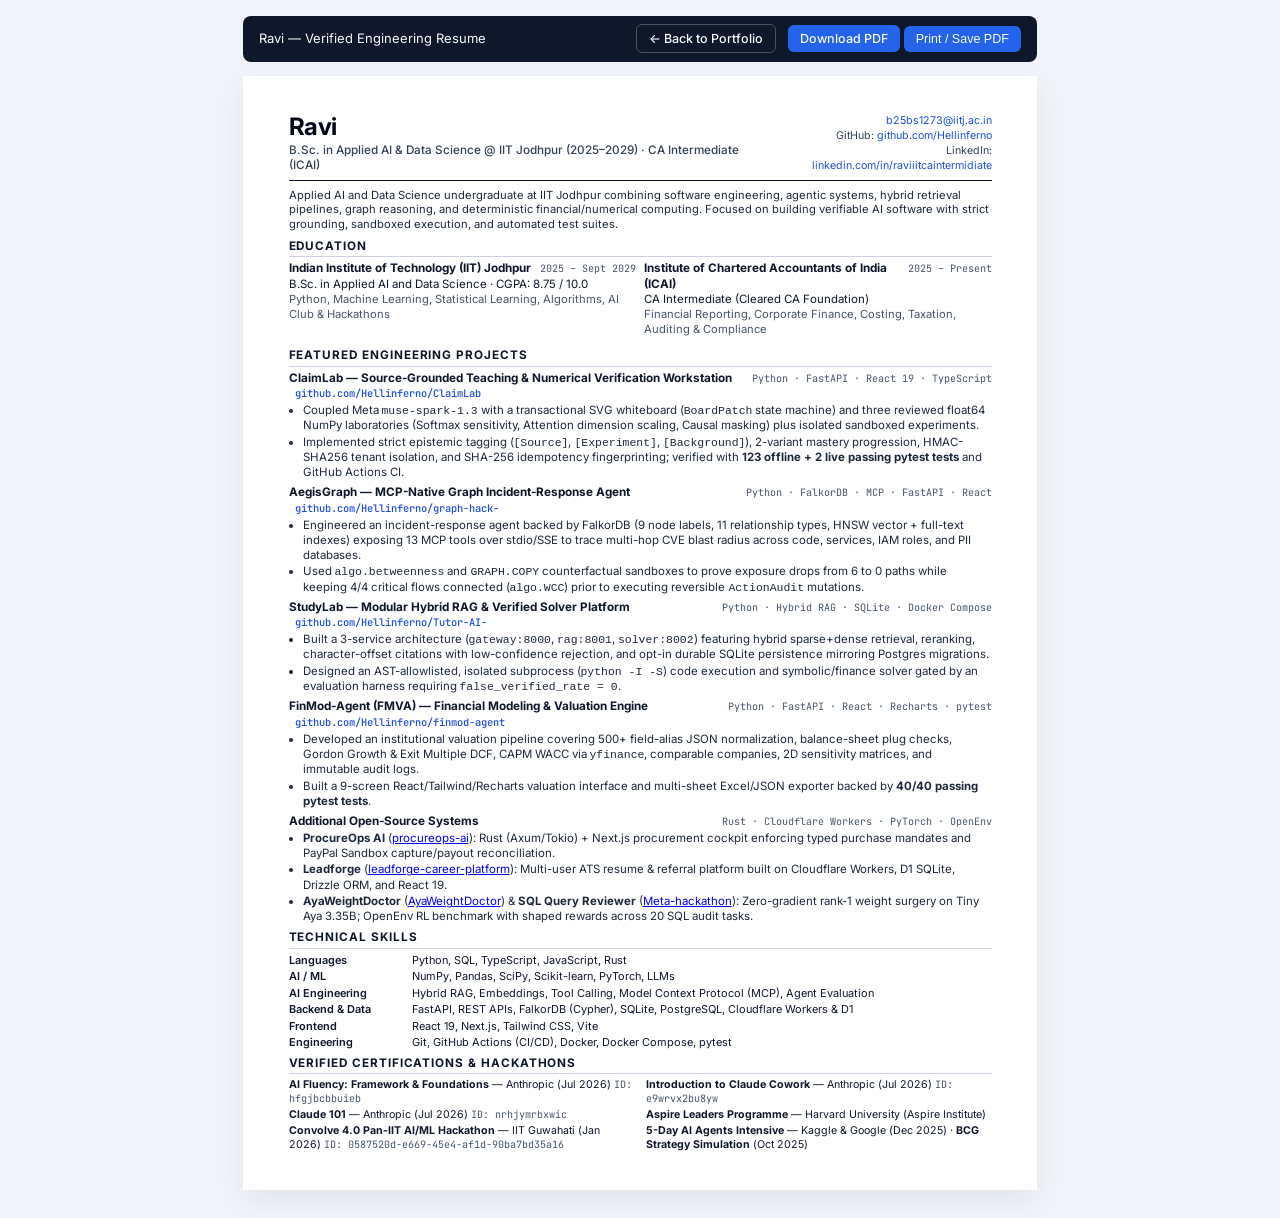
<file: resume.html>
<!DOCTYPE html>
<html lang="en">
<head>
    <meta charset="UTF-8">
    <meta name="viewport" content="width=device-width, initial-scale=1.0">
    <title>Ravi — Engineering Resume</title>
    <link rel="preconnect" href="https://fonts.googleapis.com">
    <link rel="preconnect" href="https://fonts.gstatic.com" crossorigin>
    <link href="https://fonts.googleapis.com/css2?family=Inter:wght@400;500;600;700&family=JetBrains+Mono:wght@400;500&display=swap" rel="stylesheet">
    <style>
        @page {
            size: A4;
            margin: 9mm 12mm;
        }
        * {
            box-sizing: border-box;
            margin: 0;
            padding: 0;
        }
        body {
            font-family: 'Inter', -apple-system, BlinkMacSystemFont, sans-serif;
            color: #0f172a;
            background: #f1f5f9;
            font-size: 8.6pt;
            line-height: 1.32;
            -webkit-font-smoothing: antialiased;
        }
        .toolbar {
            max-width: 210mm;
            margin: 16px auto 0;
            display: flex;
            justify-content: space-between;
            align-items: center;
            padding: 10px 16px;
            background: #0f172a;
            color: #f8fafc;
            border-radius: 8px;
            font-size: 13px;
        }
        .toolbar a, .toolbar button {
            color: #f8fafc;
            background: #2563eb;
            border: none;
            padding: 6px 12px;
            border-radius: 6px;
            text-decoration: none;
            font-weight: 500;
            cursor: pointer;
            font-size: 12.5px;
        }
        .toolbar a.secondary {
            background: transparent;
            border: 1px solid rgba(255, 255, 255, 0.25);
            margin-right: 8px;
        }
        .page {
            max-width: 210mm;
            margin: 14px auto 28px;
            background: #ffffff;
            padding: 10mm 12mm;
            box-shadow: 0 10px 30px rgba(15, 23, 42, 0.08);
        }
        header {
            border-bottom: 1.5px solid #0f172a;
            padding-bottom: 6px;
            margin-bottom: 7px;
            display: flex;
            justify-content: space-between;
            align-items: flex-end;
            gap: 12px;
        }
        h1 {
            font-size: 18pt;
            font-weight: 700;
            letter-spacing: -0.02em;
            line-height: 1.1;
            color: #020617;
        }
        .subtitle {
            font-size: 8.8pt;
            color: #334155;
            font-weight: 500;
            margin-top: 2px;
        }
        .contact {
            text-align: right;
            font-size: 8pt;
            color: #334155;
            line-height: 1.4;
        }
        .contact a {
            color: #1d4ed8;
            text-decoration: none;
        }
        .summary {
            margin-bottom: 7px;
            color: #1e293b;
            font-size: 8.4pt;
        }
        h2 {
            font-size: 8.8pt;
            text-transform: uppercase;
            letter-spacing: 0.08em;
            color: #0f172a;
            border-bottom: 1px solid #cbd5e1;
            padding-bottom: 2px;
            margin-top: 6px;
            margin-bottom: 4px;
        }
        .item {
            margin-bottom: 5px;
        }
        .item-header {
            display: flex;
            justify-content: space-between;
            align-items: baseline;
            gap: 8px;
        }
        .item-title {
            font-weight: 700;
            font-size: 8.8pt;
            color: #0f172a;
        }
        .item-title a {
            color: #1d4ed8;
            font-weight: 500;
            font-size: 7.8pt;
            font-family: 'JetBrains Mono', monospace;
            text-decoration: none;
            margin-left: 6px;
        }
        .item-meta {
            font-family: 'JetBrains Mono', monospace;
            font-size: 7.6pt;
            color: #475569;
            white-space: nowrap;
        }
        ul {
            padding-left: 14px;
            margin-top: 1.5px;
        }
        li {
            margin-bottom: 1.5px;
            color: #1e293b;
        }
        .two-col {
            display: grid;
            grid-template-columns: 1fr 1fr;
            gap: 8px;
        }
        .skills-list {
            display: grid;
            grid-template-columns: 115px 1fr;
            row-gap: 2px;
            column-gap: 8px;
            font-size: 8.2pt;
        }
        .skill-cat {
            font-weight: 600;
            color: #0f172a;
        }
        .certs-grid {
            display: grid;
            grid-template-columns: 1fr 1fr;
            gap: 2px 12px;
            font-size: 8pt;
        }
        .cert-row strong {
            color: #0f172a;
        }
        .cert-id {
            font-family: 'JetBrains Mono', monospace;
            font-size: 7.6pt;
            color: #475569;
        }
        @media print {
            body {
                background: #ffffff;
            }
            .toolbar {
                display: none !important;
            }
            .page {
                margin: 0;
                padding: 0;
                box-shadow: none;
                max-width: none;
            }
        }
    </style>
</head>
<body>
    <div class="toolbar">
        <span>Ravi — Verified Engineering Resume</span>
        <div>
            <a href="index.html" class="secondary">← Back to Portfolio</a>
            <a href="assets/Ravi_Resume.pdf" download>Download PDF</a>
            <button onclick="window.print()">Print / Save PDF</button>
        </div>
    </div>

    <main class="page">
        <header>
            <div>
                <h1>Ravi</h1>
                <div class="subtitle">B.Sc. in Applied AI &amp; Data Science @ IIT Jodhpur (2025–2029) · CA Intermediate (ICAI)</div>
            </div>
            <div class="contact">
                <div><a href="mailto:b25bs1273@iitj.ac.in">b25bs1273@iitj.ac.in</a></div>
                <div>GitHub: <a href="https://github.com/Hellinferno">github.com/Hellinferno</a></div>
                <div>LinkedIn: <a href="https://www.linkedin.com/in/raviiitcaintermidiate/">linkedin.com/in/raviiitcaintermidiate</a></div>
            </div>
        </header>

        <p class="summary">
            Applied AI and Data Science undergraduate at IIT Jodhpur combining software engineering, agentic systems, hybrid retrieval pipelines, graph reasoning, and deterministic financial/numerical computing. Focused on building verifiable AI software with strict grounding, sandboxed execution, and automated test suites.
        </p>

        <h2>Education</h2>
        <div class="two-col">
            <div class="item">
                <div class="item-header">
                    <span class="item-title">Indian Institute of Technology (IIT) Jodhpur</span>
                    <span class="item-meta">2025 – Sept 2029</span>
                </div>
                <div>B.Sc. in Applied AI and Data Science · CGPA: 8.75 / 10.0</div>
                <div style="font-size:8.4pt;color:#475569;">Python, Machine Learning, Statistical Learning, Algorithms, AI Club &amp; Hackathons</div>
            </div>
            <div class="item">
                <div class="item-header">
                    <span class="item-title">Institute of Chartered Accountants of India (ICAI)</span>
                    <span class="item-meta">2025 – Present</span>
                </div>
                <div>CA Intermediate (Cleared CA Foundation)</div>
                <div style="font-size:8.4pt;color:#475569;">Financial Reporting, Corporate Finance, Costing, Taxation, Auditing &amp; Compliance</div>
            </div>
        </div>

        <h2>Featured Engineering Projects</h2>

        <div class="item">
            <div class="item-header">
                <span class="item-title">ClaimLab — Source-Grounded Teaching &amp; Numerical Verification Workstation <a href="https://github.com/Hellinferno/ClaimLab">github.com/Hellinferno/ClaimLab</a></span>
                <span class="item-meta">Python · FastAPI · React 19 · TypeScript</span>
            </div>
            <ul>
                <li>Coupled Meta <code>muse-spark-1.3</code> with a transactional SVG whiteboard (<code>BoardPatch</code> state machine) and three reviewed float64 NumPy laboratories (Softmax sensitivity, Attention dimension scaling, Causal masking) plus isolated sandboxed experiments.</li>
                <li>Implemented strict epistemic tagging (<code>[Source]</code>, <code>[Experiment]</code>, <code>[Background]</code>), 2-variant mastery progression, HMAC-SHA256 tenant isolation, and SHA-256 idempotency fingerprinting; verified with <strong>123 offline + 2 live passing pytest tests</strong> and GitHub Actions CI.</li>
            </ul>
        </div>

        <div class="item">
            <div class="item-header">
                <span class="item-title">AegisGraph — MCP-Native Graph Incident-Response Agent <a href="https://github.com/Hellinferno/graph-hack-">github.com/Hellinferno/graph-hack-</a></span>
                <span class="item-meta">Python · FalkorDB · MCP · FastAPI · React</span>
            </div>
            <ul>
                <li>Engineered an incident-response agent backed by FalkorDB (9 node labels, 11 relationship types, HNSW vector + full-text indexes) exposing 13 MCP tools over stdio/SSE to trace multi-hop CVE blast radius across code, services, IAM roles, and PII databases.</li>
                <li>Used <code>algo.betweenness</code> and <code>GRAPH.COPY</code> counterfactual sandboxes to prove exposure drops from 6 to 0 paths while keeping 4/4 critical flows connected (<code>algo.WCC</code>) prior to executing reversible <code>ActionAudit</code> mutations.</li>
            </ul>
        </div>

        <div class="item">
            <div class="item-header">
                <span class="item-title">StudyLab — Modular Hybrid RAG &amp; Verified Solver Platform <a href="https://github.com/Hellinferno/Tutor-AI-">github.com/Hellinferno/Tutor-AI-</a></span>
                <span class="item-meta">Python · Hybrid RAG · SQLite · Docker Compose</span>
            </div>
            <ul>
                <li>Built a 3-service architecture (<code>gateway:8000</code>, <code>rag:8001</code>, <code>solver:8002</code>) featuring hybrid sparse+dense retrieval, reranking, character-offset citations with low-confidence rejection, and opt-in durable SQLite persistence mirroring Postgres migrations.</li>
                <li>Designed an AST-allowlisted, isolated subprocess (<code>python -I -S</code>) code execution and symbolic/finance solver gated by an evaluation harness requiring <code>false_verified_rate = 0</code>.</li>
            </ul>
        </div>

        <div class="item">
            <div class="item-header">
                <span class="item-title">FinMod-Agent (FMVA) — Financial Modeling &amp; Valuation Engine <a href="https://github.com/Hellinferno/finmod-agent">github.com/Hellinferno/finmod-agent</a></span>
                <span class="item-meta">Python · FastAPI · React · Recharts · pytest</span>
            </div>
            <ul>
                <li>Developed an institutional valuation pipeline covering 500+ field-alias JSON normalization, balance-sheet plug checks, Gordon Growth &amp; Exit Multiple DCF, CAPM WACC via <code>yfinance</code>, comparable companies, 2D sensitivity matrices, and immutable audit logs.</li>
                <li>Built a 9-screen React/Tailwind/Recharts valuation interface and multi-sheet Excel/JSON exporter backed by <strong>40/40 passing pytest tests</strong>.</li>
            </ul>
        </div>

        <div class="item">
            <div class="item-header">
                <span class="item-title">Additional Open-Source Systems</span>
                <span class="item-meta">Rust · Cloudflare Workers · PyTorch · OpenEnv</span>
            </div>
            <ul>
                <li><strong>ProcureOps AI</strong> (<a href="https://github.com/Hellinferno/procureops-ai">procureops-ai</a>): Rust (Axum/Tokio) + Next.js procurement cockpit enforcing typed purchase mandates and PayPal Sandbox capture/payout reconciliation.</li>
                <li><strong>Leadforge</strong> (<a href="https://github.com/Hellinferno/leadforge-career-platform">leadforge-career-platform</a>): Multi-user ATS resume &amp; referral platform built on Cloudflare Workers, D1 SQLite, Drizzle ORM, and React 19.</li>
                <li><strong>AyaWeightDoctor</strong> (<a href="https://github.com/Hellinferno/AyaWeightDoctor">AyaWeightDoctor</a>) &amp; <strong>SQL Query Reviewer</strong> (<a href="https://github.com/Hellinferno/Meta-hackathon">Meta-hackathon</a>): Zero-gradient rank-1 weight surgery on Tiny Aya 3.35B; OpenEnv RL benchmark with shaped rewards across 20 SQL audit tasks.</li>
            </ul>
        </div>

        <h2>Technical Skills</h2>
        <div class="skills-list">
            <span class="skill-cat">Languages</span><span>Python, SQL, TypeScript, JavaScript, Rust</span>
            <span class="skill-cat">AI / ML</span><span>NumPy, Pandas, SciPy, Scikit-learn, PyTorch, LLMs</span>
            <span class="skill-cat">AI Engineering</span><span>Hybrid RAG, Embeddings, Tool Calling, Model Context Protocol (MCP), Agent Evaluation</span>
            <span class="skill-cat">Backend &amp; Data</span><span>FastAPI, REST APIs, FalkorDB (Cypher), SQLite, PostgreSQL, Cloudflare Workers &amp; D1</span>
            <span class="skill-cat">Frontend</span><span>React 19, Next.js, Tailwind CSS, Vite</span>
            <span class="skill-cat">Engineering</span><span>Git, GitHub Actions (CI/CD), Docker, Docker Compose, pytest</span>
        </div>

        <h2>Verified Certifications &amp; Hackathons</h2>
        <div class="certs-grid">
            <div class="cert-row"><strong>AI Fluency: Framework &amp; Foundations</strong> — Anthropic (Jul 2026) <span class="cert-id">ID: hfgjbcbbuieb</span></div>
            <div class="cert-row"><strong>Introduction to Claude Cowork</strong> — Anthropic (Jul 2026) <span class="cert-id">ID: e9wrvx2bu8yw</span></div>
            <div class="cert-row"><strong>Claude 101</strong> — Anthropic (Jul 2026) <span class="cert-id">ID: nrhjymrbxwic</span></div>
            <div class="cert-row"><strong>Aspire Leaders Programme</strong> — Harvard University (Aspire Institute)</div>
            <div class="cert-row"><strong>Convolve 4.0 Pan-IIT AI/ML Hackathon</strong> — IIT Guwahati (Jan 2026) <span class="cert-id">ID: 0587520d-e669-45e4-af1d-90ba7bd35a16</span></div>
            <div class="cert-row"><strong>5-Day AI Agents Intensive</strong> — Kaggle &amp; Google (Dec 2025) · <strong>BCG Strategy Simulation</strong> (Oct 2025)</div>
        </div>
    </main>
</body>
</html>
</file>
<file: style.css>
/* ==========================================================================
   Ravi — Clean Professional Engineering Portfolio Stylesheet
   Neutral monochrome / slate design system with Dark & Light themes.
   Zero background glows, zero particles, high readability.
   ========================================================================== */

:root,
html[data-theme="dark"] {
    --bg-primary: #0b0c0e;
    --bg-secondary: #101216;
    --bg-surface: #12141a;
    --bg-elevated: #171a21;
    --bg-code: #0d0f14;
    --text-primary: #f3f4f6;
    --text-secondary: #d1d5db;
    --text-muted: #9ca3af;
    --border-subtle: #222630;
    --border-strong: #374151;
    --accent-primary: #f9fafb;
    --accent-text-on: #0b0c0e;
    --link-accent: #60a5fa;
    --nav-bg: rgba(11, 12, 14, 0.92);
    --shadow-card: 0 1px 2px rgba(0, 0, 0, 0.35);
    --font-sans: 'Inter', -apple-system, BlinkMacSystemFont, 'Segoe UI', sans-serif;
    --font-mono: 'JetBrains Mono', ui-monospace, SFMono-Regular, Menlo, monospace;
    --radius-card: 10px;
}

html[data-theme="light"] {
    --bg-primary: #ffffff;
    --bg-secondary: #f9fafb;
    --bg-surface: #ffffff;
    --bg-elevated: #f3f4f6;
    --bg-code: #111827;
    --text-primary: #111827;
    --text-secondary: #374151;
    --text-muted: #6b7280;
    --border-subtle: #e5e7eb;
    --border-strong: #9ca3af;
    --accent-primary: #111827;
    --accent-text-on: #ffffff;
    --link-accent: #2563eb;
    --nav-bg: rgba(255, 255, 255, 0.92);
    --shadow-card: 0 1px 3px rgba(17, 24, 39, 0.06);
}

/* ── Reset ── */
*,
*::before,
*::after {
    box-sizing: border-box;
    margin: 0;
    padding: 0;
}

html {
    scroll-behavior: smooth;
    scroll-padding-top: 84px;
}

body {
    background-color: var(--bg-primary);
    color: var(--text-primary);
    font-family: var(--font-sans);
    font-size: 15.5px;
    line-height: 1.65;
    overflow-x: hidden;
    -webkit-font-smoothing: antialiased;
    -moz-osx-font-smoothing: grayscale;
    transition: background-color 0.2s ease, color 0.2s ease;
}

::selection {
    background: var(--link-accent);
    color: #ffffff;
}

a {
    color: inherit;
    text-decoration: none;
}

img {
    max-width: 100%;
    display: block;
}

code {
    font-family: var(--font-mono);
    font-size: 0.86em;
    padding: 1px 5px;
    border-radius: 4px;
    background: var(--bg-elevated);
    border: 1px solid var(--border-subtle);
}

:focus-visible {
    outline: 2px solid var(--link-accent);
    outline-offset: 2px;
}

.skip-link {
    position: fixed;
    top: -100px;
    left: 16px;
    z-index: 200;
    background: var(--accent-primary);
    color: var(--accent-text-on);
    padding: 8px 14px;
    border-radius: 6px;
    font-weight: 600;
    font-size: 0.85rem;
}

.skip-link:focus {
    top: 16px;
}

.container {
    width: 100%;
    max-width: 1060px;
    margin: 0 auto;
    padding: 0 24px;
}

/* ── Scrollbar ── */
::-webkit-scrollbar {
    width: 7px;
}
::-webkit-scrollbar-track {
    background: var(--bg-primary);
}
::-webkit-scrollbar-thumb {
    background: var(--border-strong);
    border-radius: 4px;
}

/* ── Header / Navigation ── */
.site-header {
    position: sticky;
    top: 0;
    z-index: 50;
    background: var(--nav-bg);
    backdrop-filter: blur(10px);
    -webkit-backdrop-filter: blur(10px);
    border-bottom: 1px solid var(--border-subtle);
}

.nav-inner {
    display: flex;
    align-items: center;
    justify-content: space-between;
    gap: 16px;
    min-height: 64px;
}

.brand {
    font-weight: 700;
    font-size: 1.05rem;
    letter-spacing: -0.02em;
    color: var(--text-primary);
    flex-shrink: 0;
}

.nav-links {
    display: flex;
    align-items: center;
    gap: 20px;
    list-style: none;
}

.nav-links a {
    font-size: 0.84rem;
    font-weight: 500;
    color: var(--text-muted);
    padding: 6px 0;
    border-bottom: 2px solid transparent;
    transition: color 0.15s ease, border-color 0.15s ease;
    white-space: nowrap;
}

.nav-links a:hover,
.nav-links a.active {
    color: var(--text-primary);
    border-bottom-color: var(--text-primary);
}

.nav-controls {
    display: flex;
    align-items: center;
    gap: 10px;
    flex-shrink: 0;
}

.theme-toggle-btn {
    background: var(--bg-elevated);
    border: 1px solid var(--border-subtle);
    color: var(--text-secondary);
    font-family: var(--font-mono);
    font-size: 0.76rem;
    font-weight: 500;
    padding: 6px 12px;
    border-radius: 6px;
    cursor: pointer;
    transition: border-color 0.15s ease, color 0.15s ease;
}

.theme-toggle-btn:hover {
    border-color: var(--border-strong);
    color: var(--text-primary);
}

.btn-nav-resume {
    background: var(--accent-primary);
    color: var(--accent-text-on);
    font-size: 0.8rem;
    font-weight: 600;
    padding: 7px 13px;
    border-radius: 6px;
    white-space: nowrap;
    transition: opacity 0.15s ease;
}

.btn-nav-resume:hover {
    opacity: 0.88;
}

.mobile-menu-btn {
    display: none;
    background: var(--bg-elevated);
    border: 1px solid var(--border-subtle);
    color: var(--text-primary);
    padding: 6px 11px;
    border-radius: 6px;
    cursor: pointer;
    font-family: var(--font-mono);
    font-size: 0.78rem;
}

.mobile-drawer {
    display: none;
    border-top: 1px solid var(--border-subtle);
    padding: 16px 24px 20px;
    background: var(--bg-secondary);
}

.mobile-drawer.open {
    display: block;
}

.mobile-drawer-links {
    display: grid;
    grid-template-columns: repeat(2, 1fr);
    gap: 8px;
}

.mobile-drawer-links a {
    padding: 9px 12px;
    background: var(--bg-surface);
    border: 1px solid var(--border-subtle);
    border-radius: 6px;
    font-size: 0.86rem;
    color: var(--text-secondary);
}

/* ── Sections ── */
.section {
    padding: 72px 0;
    border-top: 1px solid var(--border-subtle);
}

.section-header {
    display: flex;
    flex-wrap: wrap;
    justify-content: space-between;
    align-items: flex-end;
    gap: 16px;
    margin-bottom: 32px;
}

.section-eyebrow {
    font-family: var(--font-mono);
    font-size: 0.74rem;
    text-transform: uppercase;
    letter-spacing: 0.1em;
    color: var(--text-muted);
    margin-bottom: 8px;
    display: block;
}

.section-title {
    font-size: clamp(1.65rem, 3vw, 2.2rem);
    font-weight: 700;
    line-height: 1.2;
    letter-spacing: -0.025em;
    color: var(--text-primary);
}

.section-lead {
    color: var(--text-muted);
    max-width: 600px;
    font-size: 0.95rem;
}

/* ── Hero ── */
.hero {
    padding: 72px 0 60px;
}

.hero-eyebrow {
    display: inline-block;
    font-family: var(--font-mono);
    font-size: 0.78rem;
    color: var(--text-muted);
    padding: 5px 11px;
    border: 1px solid var(--border-subtle);
    background: var(--bg-secondary);
    border-radius: 6px;
    margin-bottom: 20px;
}

.hero-title {
    font-size: clamp(2.15rem, 4.4vw, 3.35rem);
    font-weight: 700;
    line-height: 1.12;
    letter-spacing: -0.03em;
    max-width: 780px;
    margin-bottom: 18px;
    color: var(--text-primary);
}

.hero-copy {
    font-size: 1.08rem;
    color: var(--text-secondary);
    max-width: 680px;
    margin-bottom: 14px;
}

.hero-tags {
    font-family: var(--font-mono);
    font-size: 0.8rem;
    color: var(--text-muted);
    margin-bottom: 28px;
}

.hero-actions {
    display: flex;
    flex-wrap: wrap;
    gap: 10px;
    margin-bottom: 44px;
}

.btn {
    display: inline-flex;
    align-items: center;
    justify-content: center;
    gap: 6px;
    padding: 10px 18px;
    border-radius: 7px;
    font-size: 0.88rem;
    font-weight: 600;
    cursor: pointer;
    border: 1px solid transparent;
    transition: background-color 0.15s ease, border-color 0.15s ease, opacity 0.15s ease;
}

.btn-primary {
    background: var(--accent-primary);
    color: var(--accent-text-on);
}

.btn-primary:hover {
    opacity: 0.88;
}

.btn-secondary {
    background: var(--bg-surface);
    border-color: var(--border-subtle);
    color: var(--text-primary);
}

.btn-secondary:hover {
    border-color: var(--border-strong);
    background: var(--bg-elevated);
}

/* Hero Summary Strip */
.summary-strip {
    display: grid;
    grid-template-columns: repeat(4, minmax(0, 1fr));
    border: 1px solid var(--border-subtle);
    border-radius: var(--radius-card);
    background: var(--bg-surface);
    overflow: hidden;
}

.summary-cell {
    padding: 18px 20px;
    border-right: 1px solid var(--border-subtle);
}

.summary-cell:last-child {
    border-right: none;
}

.summary-label {
    font-family: var(--font-mono);
    font-size: 0.72rem;
    text-transform: uppercase;
    letter-spacing: 0.08em;
    color: var(--text-muted);
    margin-bottom: 6px;
}

.summary-value {
    font-size: 0.92rem;
    font-weight: 600;
    color: var(--text-primary);
    line-height: 1.4;
}

/* ── Surface Cards ── */
.card {
    background: var(--bg-surface);
    border: 1px solid var(--border-subtle);
    border-radius: var(--radius-card);
    padding: 24px;
    box-shadow: var(--shadow-card);
    transition: border-color 0.15s ease;
}

.card:hover {
    border-color: var(--border-strong);
}

/* ── About Section ── */
.about-grid {
    display: grid;
    grid-template-columns: 1.15fr 1fr;
    gap: 28px;
    align-items: start;
}

.about-prose p {
    color: var(--text-secondary);
    margin-bottom: 16px;
}

.about-prose p:last-child {
    margin-bottom: 0;
}

.about-prose strong {
    color: var(--text-primary);
}

.principles-list {
    display: flex;
    flex-direction: column;
    gap: 14px;
}

.principle-item {
    padding: 18px 20px;
    border-radius: var(--radius-card);
    background: var(--bg-surface);
    border: 1px solid var(--border-subtle);
}

.principle-item h3 {
    font-size: 0.96rem;
    font-weight: 600;
    margin-bottom: 6px;
    color: var(--text-primary);
}

.principle-item p {
    font-size: 0.89rem;
    color: var(--text-muted);
}

/* ── Featured Projects ── */
.projects-grid {
    display: grid;
    grid-template-columns: repeat(2, minmax(0, 1fr));
    gap: 24px;
}

.project-card {
    display: flex;
    flex-direction: column;
    overflow: hidden;
    padding: 0;
}

.project-media {
    position: relative;
    aspect-ratio: 16 / 9;
    background: var(--bg-code);
    border-bottom: 1px solid var(--border-subtle);
    overflow: hidden;
}

.project-media img {
    width: 100%;
    height: 100%;
    object-fit: cover;
    object-position: top center;
}

.project-badge {
    position: absolute;
    top: 10px;
    left: 10px;
    padding: 4px 9px;
    border-radius: 5px;
    background: #111827;
    border: 1px solid #374151;
    color: #f3f4f6;
    font-family: var(--font-mono);
    font-size: 0.7rem;
}

.schematic-stage {
    width: 100%;
    height: 100%;
    padding: 16px;
    display: flex;
    flex-direction: column;
    justify-content: space-between;
    background: #0f1117;
    color: #e5e7eb;
    font-family: var(--font-mono);
}

.project-body {
    padding: 22px 24px;
    display: flex;
    flex-direction: column;
    flex: 1;
}

.project-title {
    font-size: 1.25rem;
    font-weight: 700;
    line-height: 1.25;
    margin-bottom: 4px;
}

.project-subtitle {
    color: var(--link-accent);
    font-size: 0.84rem;
    font-weight: 600;
    margin-bottom: 10px;
}

.project-desc {
    color: var(--text-secondary);
    font-size: 0.91rem;
    margin-bottom: 14px;
}

.project-highlights {
    list-style: none;
    display: flex;
    flex-direction: column;
    gap: 6px;
    margin-bottom: 16px;
    font-size: 0.84rem;
    color: var(--text-muted);
}

.project-highlights li {
    padding-left: 14px;
    position: relative;
}

.project-highlights li::before {
    content: "—";
    position: absolute;
    left: 0;
    color: var(--text-muted);
}

.project-highlights strong {
    color: var(--text-secondary);
}

.tag-row {
    display: flex;
    flex-wrap: wrap;
    gap: 6px;
    margin-bottom: 16px;
}

.tag {
    font-family: var(--font-mono);
    font-size: 0.72rem;
    padding: 3px 8px;
    border-radius: 5px;
    background: var(--bg-elevated);
    border: 1px solid var(--border-subtle);
    color: var(--text-secondary);
}

.project-footer {
    margin-top: auto;
    padding-top: 14px;
    border-top: 1px solid var(--border-subtle);
    display: flex;
    flex-wrap: wrap;
    gap: 8px;
    align-items: center;
    justify-content: space-between;
}

.link-pill {
    display: inline-flex;
    align-items: center;
    gap: 5px;
    font-size: 0.81rem;
    font-weight: 600;
    color: var(--text-primary);
    padding: 6px 12px;
    border-radius: 6px;
    border: 1px solid var(--border-subtle);
    background: var(--bg-elevated);
    cursor: pointer;
    transition: border-color 0.15s ease, background-color 0.15s ease;
}

.link-pill:hover {
    border-color: var(--border-strong);
}

.link-pill.primary {
    background: var(--accent-primary);
    border-color: var(--accent-primary);
    color: var(--accent-text-on);
}

.link-pill.primary:hover {
    opacity: 0.88;
}

/* Secondary Repos */
.sub-heading {
    font-size: 1.15rem;
    font-weight: 700;
    margin: 40px 0 16px;
    color: var(--text-primary);
}

.mini-repos-grid {
    display: grid;
    grid-template-columns: repeat(4, minmax(0, 1fr));
    gap: 16px;
}

.mini-repo-card {
    display: flex;
    flex-direction: column;
    padding: 18px;
}

.mini-repo-thumb {
    aspect-ratio: 16 / 9;
    border-radius: 6px;
    overflow: hidden;
    margin-bottom: 12px;
    border: 1px solid var(--border-subtle);
    background: var(--bg-code);
}

.mini-repo-thumb img {
    width: 100%;
    height: 100%;
    object-fit: cover;
}

.mini-repo-card h4 {
    font-size: 0.98rem;
    font-weight: 700;
    margin-bottom: 6px;
}

.mini-repo-card p {
    font-size: 0.83rem;
    color: var(--text-muted);
    margin-bottom: 12px;
    flex: 1;
}

/* ── Case Studies Documentation Viewer ── */
.case-study-shell {
    background: var(--bg-surface);
    border: 1px solid var(--border-subtle);
    border-radius: var(--radius-card);
    overflow: hidden;
}

.case-selector-bar {
    display: flex;
    flex-wrap: wrap;
    gap: 8px;
    padding: 14px 20px;
    border-bottom: 1px solid var(--border-subtle);
    background: var(--bg-secondary);
}

.case-select-btn {
    padding: 7px 14px;
    border-radius: 6px;
    border: 1px solid var(--border-subtle);
    background: var(--bg-surface);
    color: var(--text-secondary);
    font-size: 0.84rem;
    font-weight: 600;
    cursor: pointer;
}

.case-select-btn:hover {
    border-color: var(--border-strong);
    color: var(--text-primary);
}

.case-select-btn[aria-selected="true"] {
    background: var(--accent-primary);
    border-color: var(--accent-primary);
    color: var(--accent-text-on);
}

.case-tabs-bar {
    display: flex;
    flex-wrap: wrap;
    gap: 6px;
    padding: 10px 20px;
    border-bottom: 1px solid var(--border-subtle);
}

.case-tab-btn {
    padding: 6px 12px;
    border-radius: 6px;
    border: 1px solid transparent;
    background: transparent;
    color: var(--text-muted);
    font-family: var(--font-mono);
    font-size: 0.76rem;
    cursor: pointer;
}

.case-tab-btn:hover {
    color: var(--text-primary);
}

.case-tab-btn[aria-selected="true"] {
    background: var(--bg-elevated);
    border-color: var(--border-subtle);
    color: var(--text-primary);
    font-weight: 600;
}

.case-content {
    padding: 24px;
}

.case-grid {
    display: grid;
    grid-template-columns: minmax(0, 1.15fr) minmax(0, 0.85fr);
    gap: 24px;
    align-items: start;
}

.case-grid > *,
.about-grid > *,
.os-grid > *,
.contact-box > *,
.projects-grid > *,
.edu-grid > * {
    min-width: 0;
}

.case-content h3 {
    font-size: 1.3rem;
    font-weight: 700;
    margin-bottom: 10px;
}

.case-content p {
    color: var(--text-secondary);
    margin-bottom: 12px;
    font-size: 0.93rem;
}

.case-list {
    list-style: none;
    display: flex;
    flex-direction: column;
    gap: 8px;
}

.case-list li {
    padding: 10px 12px;
    border-radius: 6px;
    background: var(--bg-elevated);
    border: 1px solid var(--border-subtle);
    font-size: 0.87rem;
    color: var(--text-secondary);
}

.case-list strong {
    color: var(--text-primary);
}

.code-block {
    background: #0d1017;
    color: #e5e7eb;
    border: 1px solid #262b36;
    border-radius: 8px;
    padding: 14px;
    font-family: var(--font-mono);
    font-size: 0.76rem;
    line-height: 1.55;
    max-width: 100%;
    overflow-x: auto;
    white-space: pre;
}

.case-metrics-row {
    display: grid;
    grid-template-columns: repeat(3, 1fr);
    gap: 10px;
    margin-top: 14px;
}

.metric-box {
    padding: 10px 12px;
    border-radius: 6px;
    background: var(--bg-elevated);
    border: 1px solid var(--border-subtle);
}

.metric-box .val {
    font-family: var(--font-mono);
    font-weight: 700;
    font-size: 0.95rem;
    color: var(--text-primary);
}

.metric-box .lbl {
    font-size: 0.74rem;
    color: var(--text-muted);
    margin-top: 2px;
}

/* ── Skills Grid ── */
.skills-grid {
    display: grid;
    grid-template-columns: repeat(3, minmax(0, 1fr));
    gap: 18px;
}

.skill-card h3 {
    font-family: var(--font-mono);
    font-size: 0.78rem;
    text-transform: uppercase;
    letter-spacing: 0.08em;
    color: var(--text-primary);
    margin-bottom: 12px;
}

.skill-evidence {
    font-size: 0.79rem;
    color: var(--text-muted);
    margin-top: 12px;
    padding-top: 10px;
    border-top: 1px solid var(--border-subtle);
}

/* ── Open Source & Credentials ── */
.os-grid {
    display: grid;
    grid-template-columns: 1fr 1fr;
    gap: 24px;
    margin-bottom: 32px;
}

.pr-table {
    display: flex;
    flex-direction: column;
    gap: 8px;
}

.pr-item {
    display: flex;
    justify-content: space-between;
    align-items: center;
    gap: 12px;
    padding: 11px 13px;
    border-radius: 7px;
    background: var(--bg-elevated);
    border: 1px solid var(--border-subtle);
    transition: border-color 0.15s ease;
}

.pr-item:hover {
    border-color: var(--border-strong);
}

.pr-title {
    font-size: 0.86rem;
    font-weight: 600;
    color: var(--text-primary);
}

.pr-repo {
    font-family: var(--font-mono);
    font-size: 0.73rem;
    color: var(--text-muted);
}

.pr-state {
    font-family: var(--font-mono);
    font-size: 0.7rem;
    padding: 3px 8px;
    border-radius: 5px;
    background: var(--bg-surface);
    color: var(--text-secondary);
    border: 1px solid var(--border-subtle);
    white-space: nowrap;
}

.certs-grid {
    display: grid;
    grid-template-columns: repeat(3, minmax(0, 1fr));
    gap: 14px;
}

.cert-card {
    padding: 18px;
    display: flex;
    flex-direction: column;
    justify-content: space-between;
    gap: 8px;
}

.cert-issuer {
    font-family: var(--font-mono);
    font-size: 0.71rem;
    text-transform: uppercase;
    letter-spacing: 0.06em;
    color: var(--text-muted);
    display: block;
    margin-bottom: 4px;
}

.cert-name {
    font-size: 0.95rem;
    font-weight: 600;
    line-height: 1.35;
}

.cert-meta {
    font-family: var(--font-mono);
    font-size: 0.73rem;
    color: var(--text-muted);
    word-break: break-word;
}

/* ── Education ── */
.edu-grid {
    display: grid;
    grid-template-columns: 1fr 1fr;
    gap: 20px;
}

.edu-period {
    font-family: var(--font-mono);
    font-size: 0.76rem;
    color: var(--text-muted);
    margin-bottom: 6px;
}

.edu-card h3 {
    font-size: 1.2rem;
    font-weight: 700;
    margin-bottom: 4px;
}

.edu-degree {
    font-weight: 600;
    color: var(--text-secondary);
    margin-bottom: 10px;
    font-size: 0.94rem;
}

/* ── Contact & Footer ── */
.contact-box {
    display: grid;
    grid-template-columns: 1.2fr 0.8fr;
    gap: 28px;
    align-items: center;
}

.contact-email-display {
    font-family: var(--font-mono);
    font-size: clamp(1rem, 2vw, 1.35rem);
    color: var(--link-accent);
    font-weight: 600;
    margin: 10px 0 18px;
    display: inline-block;
    word-break: break-all;
}

.contact-links-stack {
    display: flex;
    flex-direction: column;
    gap: 10px;
}

.contact-link-tile {
    display: flex;
    justify-content: space-between;
    align-items: center;
    padding: 13px 16px;
    border-radius: 8px;
    background: var(--bg-elevated);
    border: 1px solid var(--border-subtle);
    transition: border-color 0.15s ease;
}

.contact-link-tile:hover {
    border-color: var(--border-strong);
}

.contact-link-tile strong {
    display: block;
    font-size: 0.92rem;
}

.contact-link-tile span {
    font-family: var(--font-mono);
    font-size: 0.75rem;
    color: var(--text-muted);
}

.site-footer {
    border-top: 1px solid var(--border-subtle);
    padding: 24px 0 36px;
    font-size: 0.82rem;
    color: var(--text-muted);
}

.footer-inner {
    display: flex;
    flex-wrap: wrap;
    justify-content: space-between;
    align-items: center;
    gap: 12px;
}

/* ── Responsive ── */
@media (max-width: 1024px) {
    .nav-links {
        display: none;
    }
    .mobile-menu-btn {
        display: inline-flex;
        align-items: center;
    }
    .summary-strip {
        grid-template-columns: repeat(2, minmax(0, 1fr));
    }
    .summary-cell:nth-child(2) {
        border-right: none;
    }
    .summary-cell:nth-child(1),
    .summary-cell:nth-child(2) {
        border-bottom: 1px solid var(--border-subtle);
    }
    .about-grid,
    .case-grid,
    .os-grid,
    .contact-box {
        grid-template-columns: minmax(0, 1fr);
    }
    .mini-repos-grid {
        grid-template-columns: repeat(2, minmax(0, 1fr));
    }
    .skills-grid,
    .certs-grid {
        grid-template-columns: repeat(2, minmax(0, 1fr));
    }
}

@media (max-width: 768px) {
    .section {
        padding: 52px 0;
    }
    .hero {
        padding: 44px 0 40px;
    }
    .nav-controls .btn-nav-resume {
        display: none;
    }
    .summary-strip,
    .about-grid,
    .case-grid,
    .os-grid,
    .contact-box,
    .projects-grid,
    .edu-grid,
    .skills-grid,
    .certs-grid,
    .mini-repos-grid,
    .case-metrics-row {
        grid-template-columns: minmax(0, 1fr);
    }
    .case-content {
        padding: 16px;
    }
    .summary-cell {
        border-right: none;
        border-bottom: 1px solid var(--border-subtle);
    }
    .summary-cell:last-child {
        border-bottom: none;
    }
}
</file>
